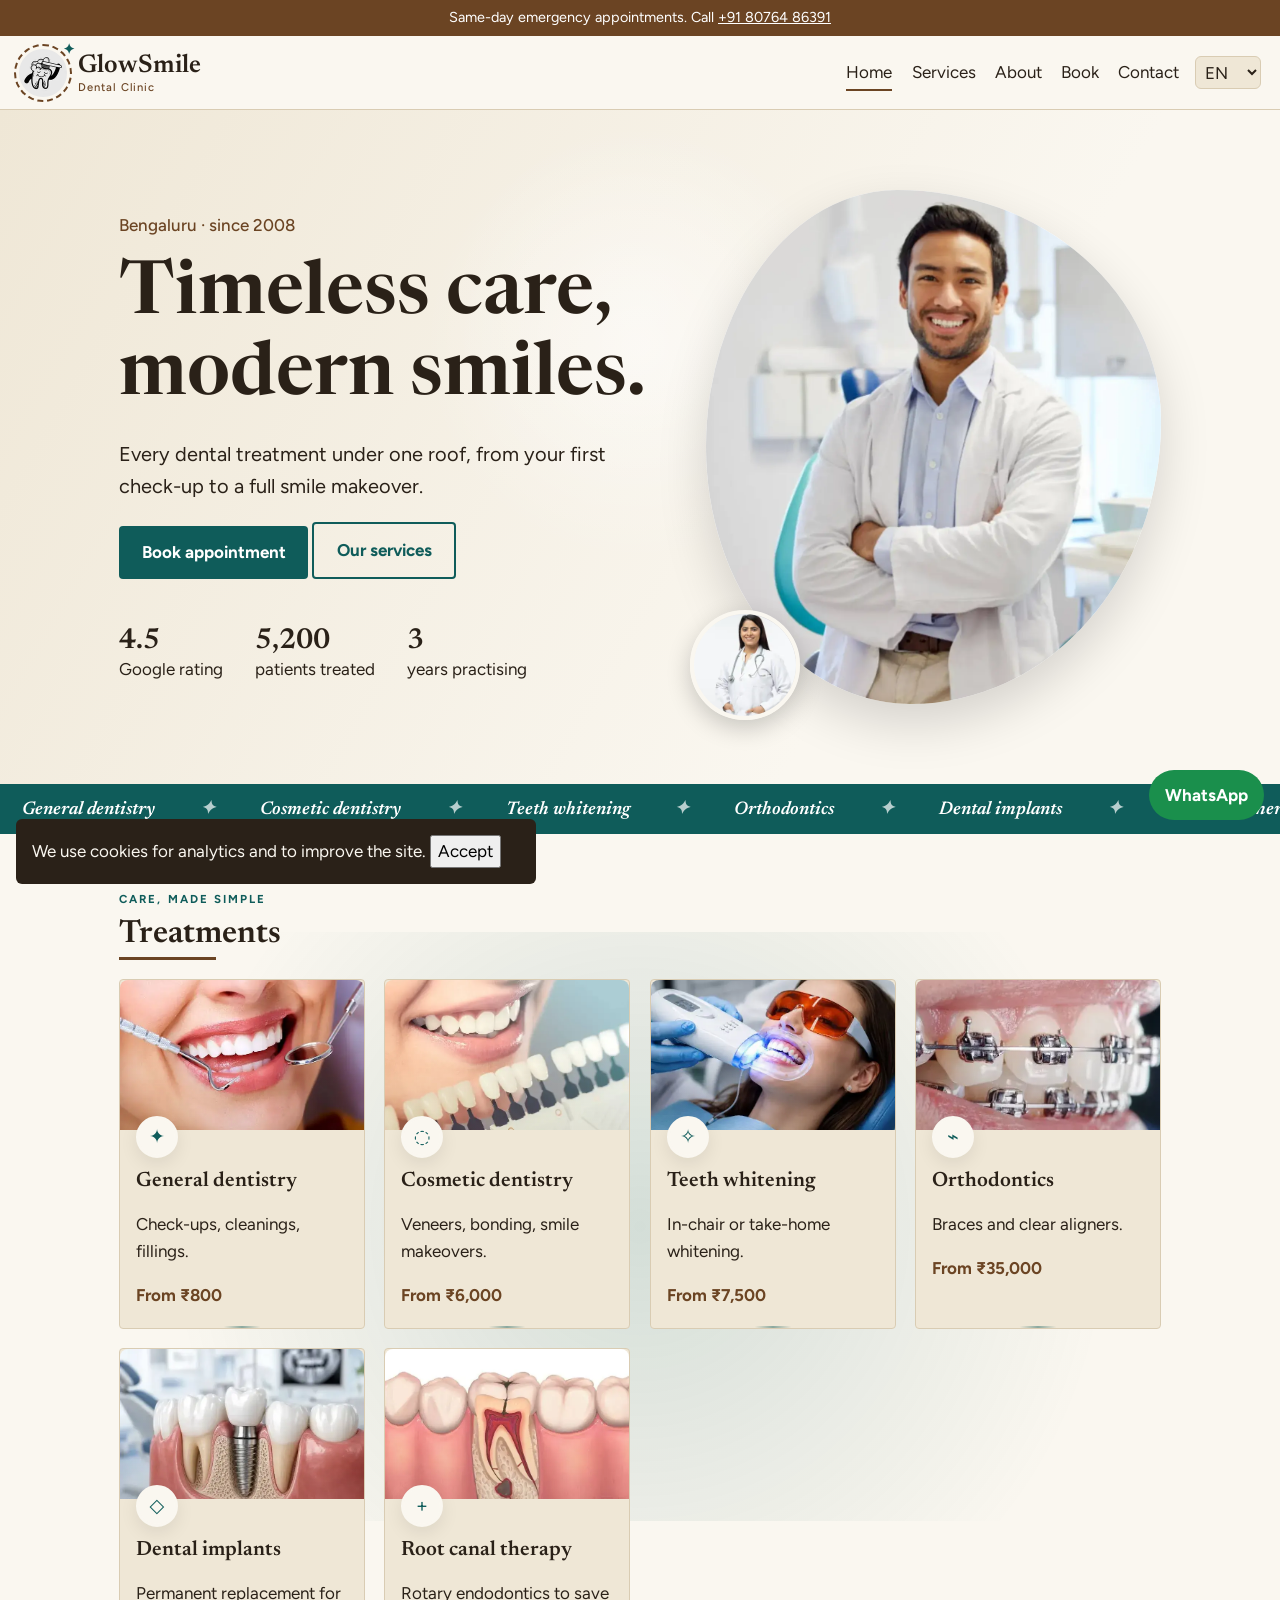
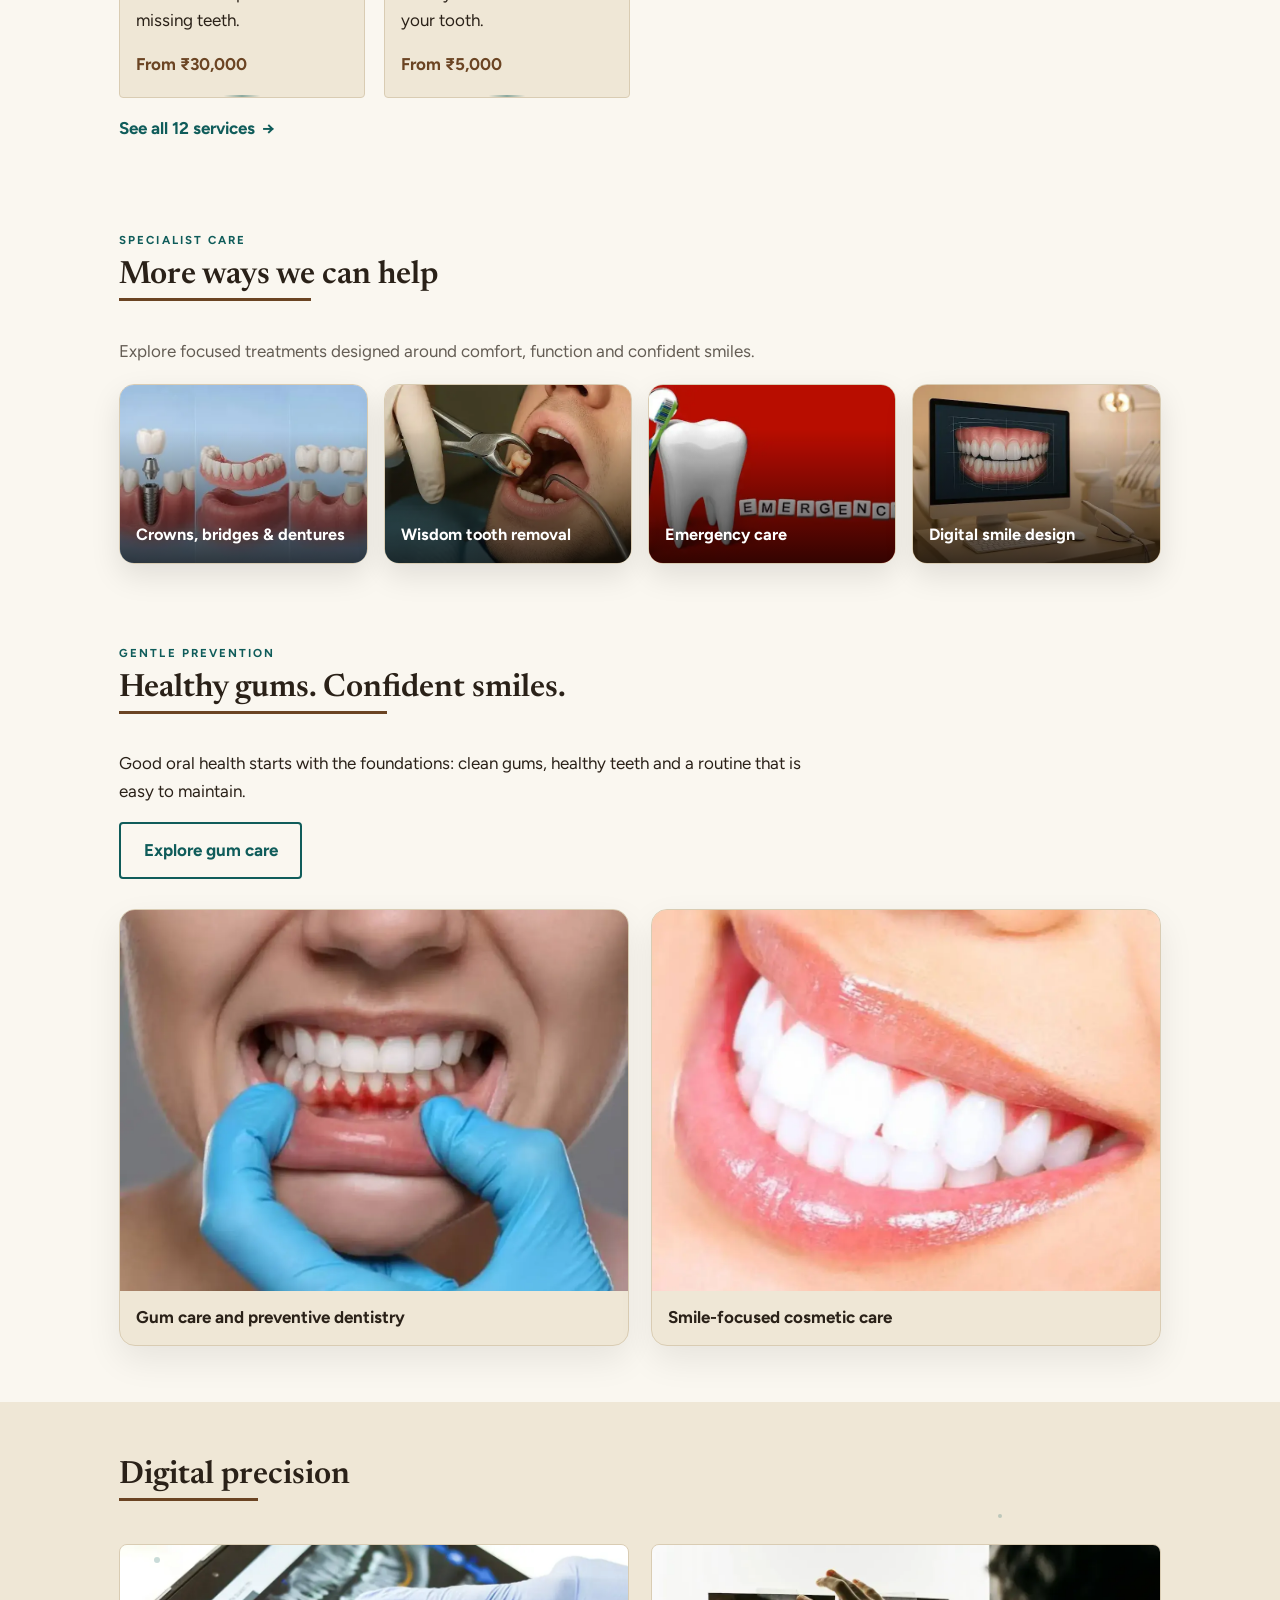
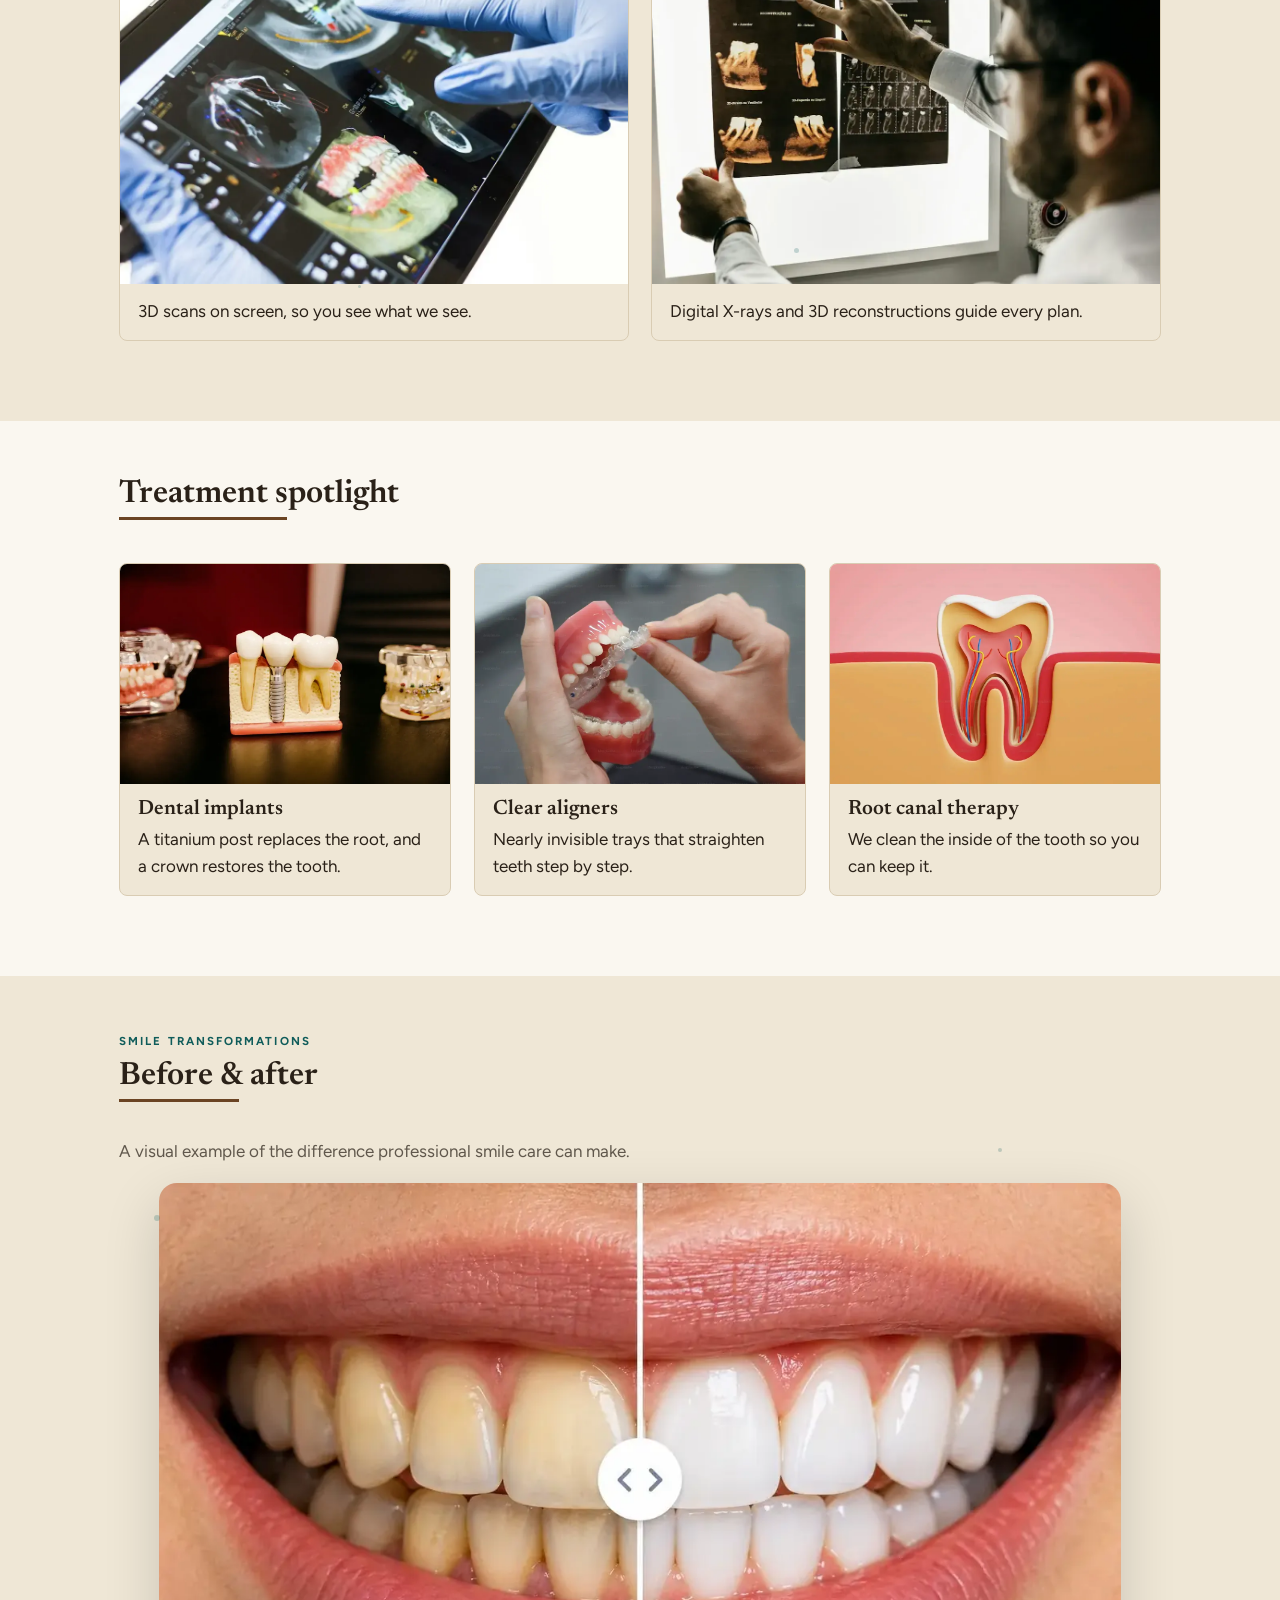
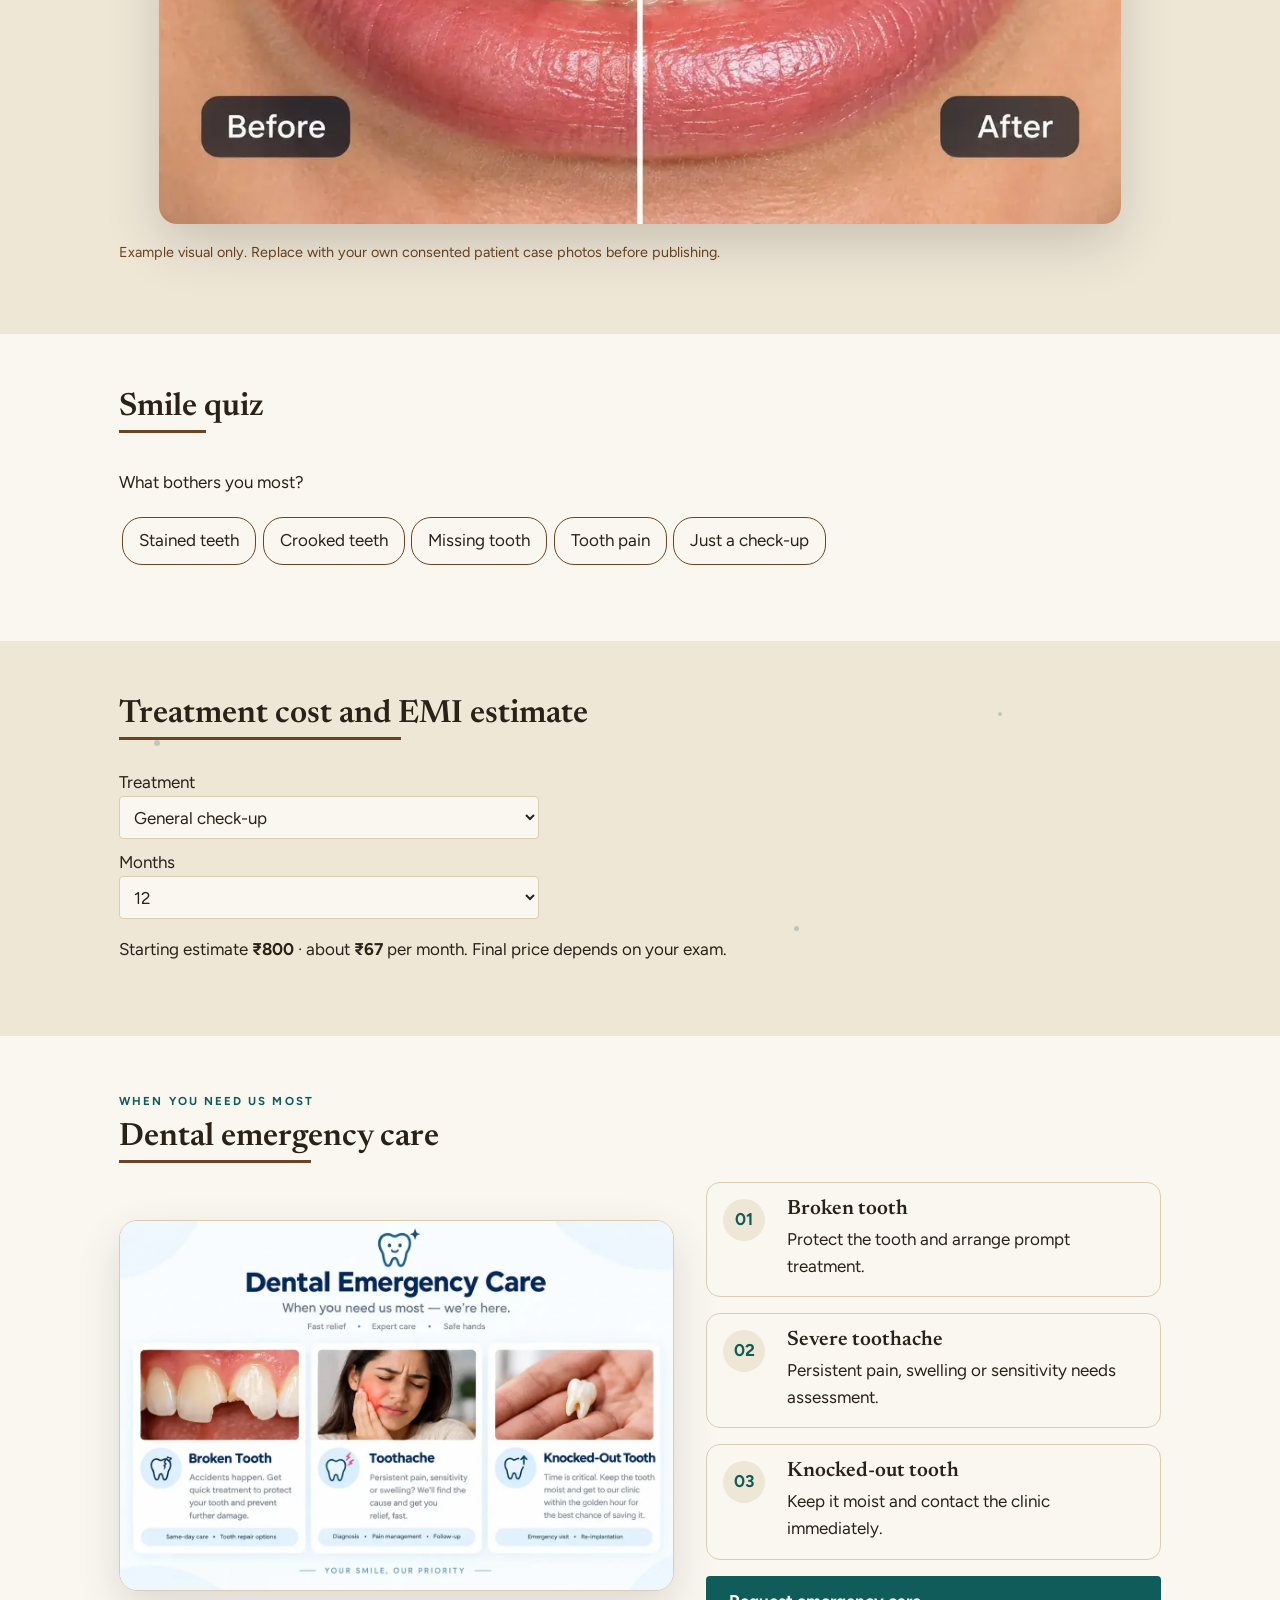
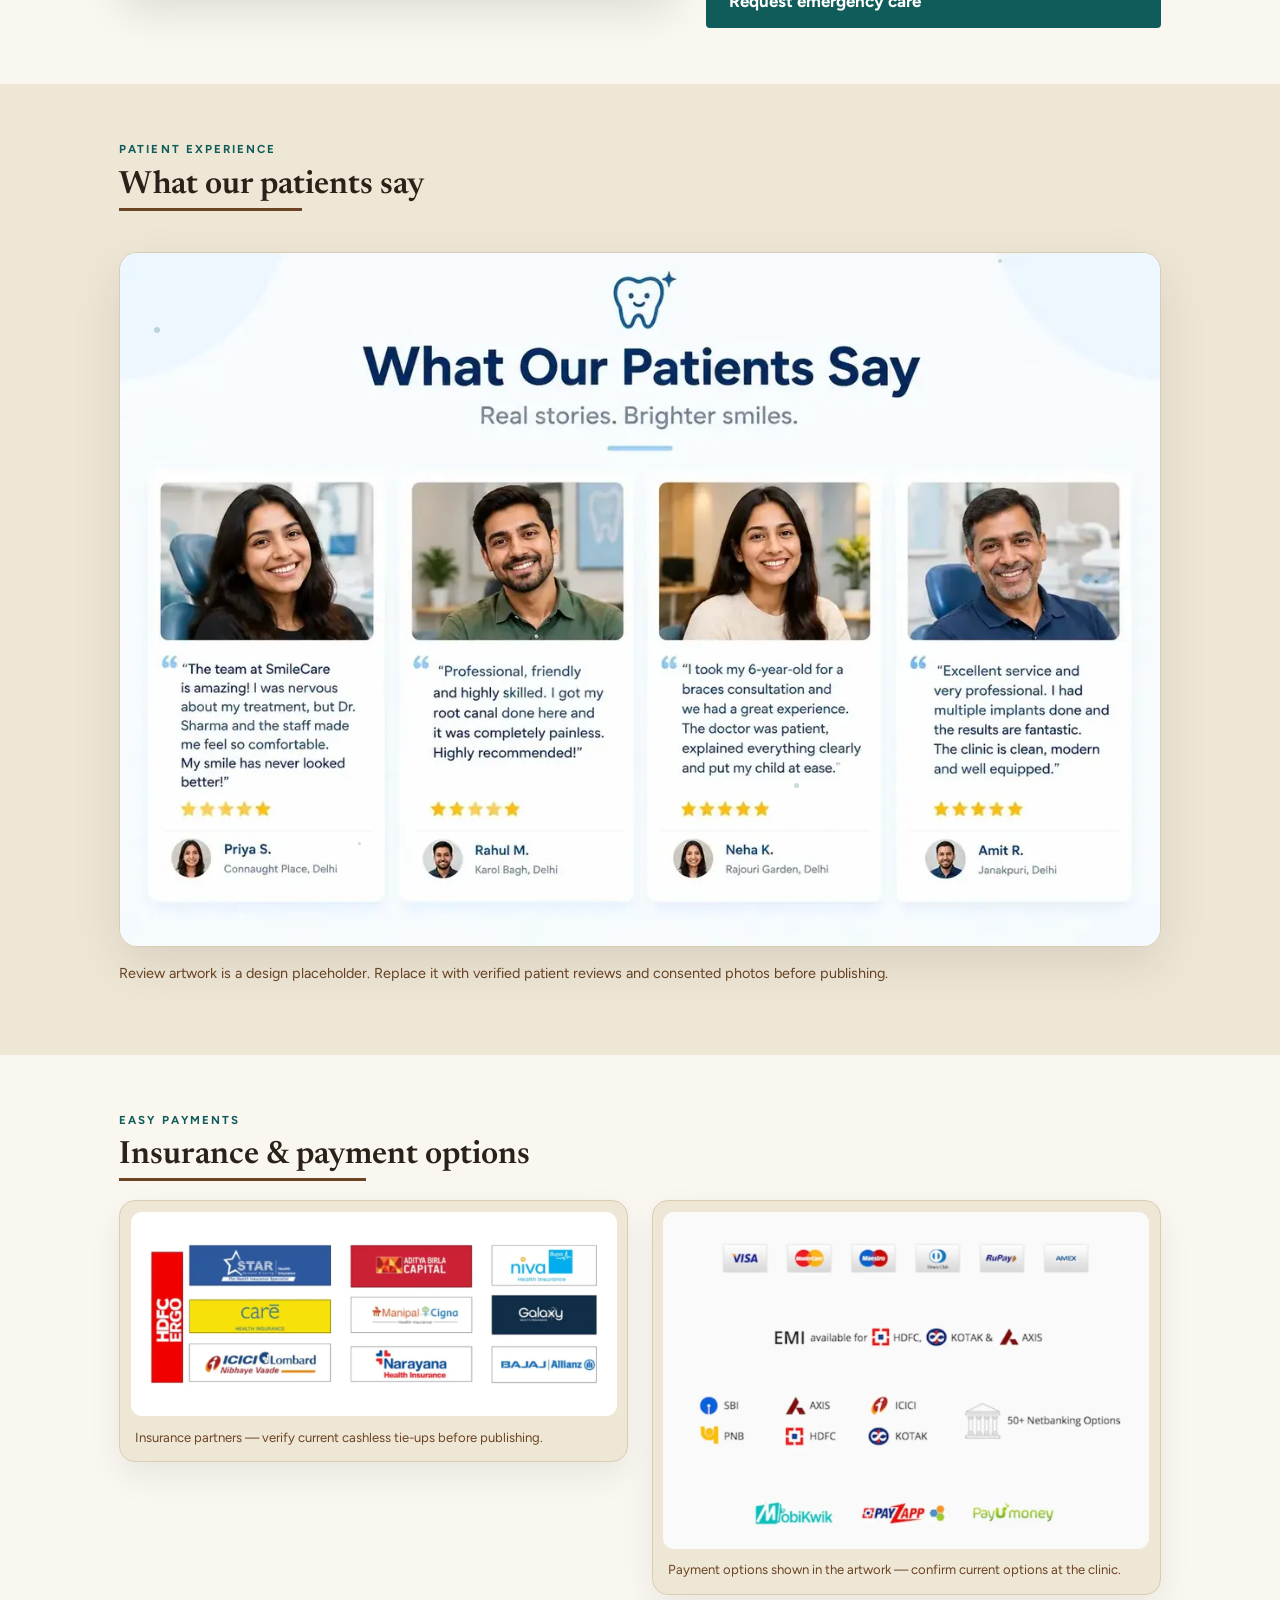
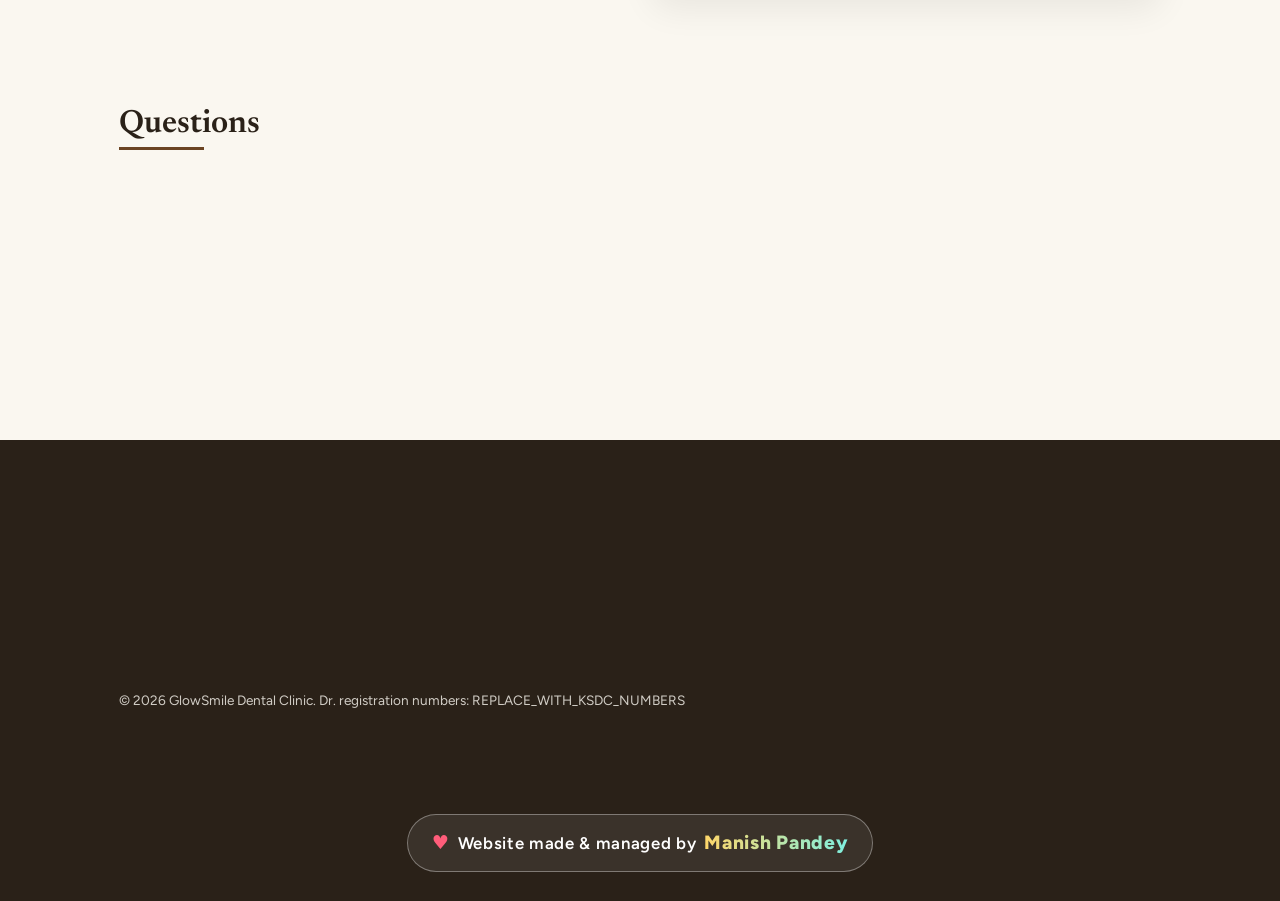
<file: index.html>
<!doctype html><html lang="en"><head><meta charset="utf-8"><meta name="author" content="Manish Pandey"><script>document.documentElement.className+=" js"</script><meta name="viewport" content="width=device-width,initial-scale=1">
<title>Gentle modern dentistry in Bengaluru | GlowSmile Dental Clinic</title><meta name="description" content="Check-ups, implants, braces, whitening and root canals in Ashok Nagar, Bengaluru. Book online.">
<meta property="og:title" content="Gentle modern dentistry in Bengaluru | GlowSmile Dental Clinic"><meta property="og:description" content="Check-ups, implants, braces, whitening and root canals in Ashok Nagar, Bengaluru. Book online.">
<link rel="preconnect" href="https://fonts.googleapis.com"><link rel="preconnect" href="https://fonts.gstatic.com" crossorigin>
<link rel="preload" as="style" href="https://fonts.googleapis.com/css2?family=Newsreader:ital,opsz,wght@0,6..72,400;0,6..72,600;1,6..72,400&family=Figtree:wght@400;500;700&display=swap" onload="this.onload=null;this.rel='stylesheet'"><noscript><link rel="stylesheet" href="https://fonts.googleapis.com/css2?family=Newsreader:ital,opsz,wght@0,6..72,400;0,6..72,600;1,6..72,400&family=Figtree:wght@400;500;700&display=swap"></noscript>
<link rel="preload" as="image" href="images/doctor-male.webp" fetchpriority="high"><link rel="icon" type="image/webp" href="images/logo.webp"><link rel="stylesheet" href="css/style.css"><script type="application/ld+json">{"@context":"https://schema.org","@type":"Dentist","name":"GlowSmile Dental Clinic","address":{"@type":"PostalAddress","streetAddress":"21 Residency Road, Ashok Nagar","addressLocality":"Bengaluru","addressRegion":"Karnataka","postalCode":"560025","addressCountry":"IN"},"telephone":"+91 80764 86391","openingHours":["Mo-Fr 09:00-20:00","Sa 09:00-17:00"]}</script></head><body>
<a class="skip" href="#main">Skip to content</a>
<div class="top">Same-day emergency appointments. Call <a href="tel:+918076486391" class="ph">+91 80764 86391</a></div>
<header class="hd"><a class="logo" href="index.html"><span class="mk"><img src="images/logo.webp" alt="" width="48" height="48"></span><span class="lt">GlowSmile<small>Dental Clinic</small></span></a>
<button class="burger" aria-label="Menu" aria-expanded="false">Menu</button>
<nav class="nav"><a href="index.html" aria-current=page data-i="Home">Home</a><a href="services.html" data-i="Services">Services</a><a href="about.html" data-i="About">About</a><a href="booking.html" data-i="Book">Book</a><a href="contact.html" data-i="Contact">Contact</a></nav>
<select id="lang" aria-label="Language"><option value="en">EN</option><option value="hi">हिं</option><option value="kn">ಕನ್</option></select></header>
<main id="main"><section class="hero"><div class="wrap hg"><div><p class="est">Bengaluru · since 2008</p><h1 data-i="h1">Timeless care, modern smiles.</h1>
<p class="lead" data-i="lead">Every dental treatment under one roof, from your first check-up to a full smile makeover.</p>
<p><a class="btn" href="booking.html" data-i="Book appointment">Book appointment</a> <a class="btn o" href="services.html">Our services</a></p>
<ul class="stats"><li><b>4.5</b> Google rating</li><li><b>5,200</b> patients treated</li><li><b>3</b> years practising</li></ul></div>
<div class="hv"><div class="blob"><img data-par src="images/doctor-male.webp" alt="Dentist smiling in a modern dental clinic" width="1200" height="1357" fetchpriority="high" decoding="async"></div><span class="badge"><img src="images/doctor-female.webp" alt="Dentist in a white coat" width="110" height="110" decoding="async"></span></div></div></section>
<div class="mq" aria-hidden="true"><div><span>General dentistry</span><span>Cosmetic dentistry</span><span>Teeth whitening</span><span>Orthodontics</span><span>Dental implants</span><span>Root canal therapy</span><span>Pediatric dentistry</span><span>Gum care</span><span>Emergency care</span><span>Digital smile design</span><span>General dentistry</span><span>Cosmetic dentistry</span><span>Teeth whitening</span><span>Orthodontics</span><span>Dental implants</span><span>Root canal therapy</span><span>Pediatric dentistry</span><span>Gum care</span><span>Emergency care</span><span>Digital smile design</span></div></div>
<section class="wrap section-lift"><div class="section-kicker">CARE, MADE SIMPLE</div><h2>Treatments</h2>
<div class="sg service-home-grid">
<article class="sv rv service-card"><div class="service-thumb"><img src="images/general-dentistry.webp" alt="General dentistry treatment" loading="lazy" decoding="async"></div><span class="card-icon">✦</span><h3>General dentistry</h3><p>Check-ups, cleanings, fillings.</p><b>From ₹800</b></article>
<article class="sv rv service-card"><div class="service-thumb"><img src="images/cosmetic-detistry.webp" alt="Cosmetic dentistry treatment" loading="lazy" decoding="async"></div><span class="card-icon">◌</span><h3>Cosmetic dentistry</h3><p>Veneers, bonding, smile makeovers.</p><b>From ₹6,000</b></article>
<article class="sv rv service-card"><div class="service-thumb"><img src="images/teeth-whitening.webp" alt="Teeth whitening treatment" loading="lazy" decoding="async"></div><span class="card-icon">✧</span><h3>Teeth whitening</h3><p>In-chair or take-home whitening.</p><b>From ₹7,500</b></article>
<article class="sv rv service-card"><div class="service-thumb"><img src="images/orthodontics.webp" alt="Orthodontics treatment" loading="lazy" decoding="async"></div><span class="card-icon">⌁</span><h3>Orthodontics</h3><p>Braces and clear aligners.</p><b>From ₹35,000</b></article>
<article class="sv rv service-card"><div class="service-thumb"><img src="images/dental-implants.webp" alt="Dental implants treatment" loading="lazy" decoding="async"></div><span class="card-icon">◇</span><h3>Dental implants</h3><p>Permanent replacement for missing teeth.</p><b>From ₹30,000</b></article>
<article class="sv rv service-card"><div class="service-thumb"><img src="images/root-canal-therapy.webp" alt="Root canal therapy" loading="lazy" decoding="async"></div><span class="card-icon">+</span><h3>Root canal therapy</h3><p>Rotary endodontics to save your tooth.</p><b>From ₹5,000</b></article>
</div><p><a class="text-link" href="services.html">See all 12 services <span>→</span></a></p></section>
<section class="wrap treatment-showcase">
<div class="section-kicker">SPECIALIST CARE</div><h2>More ways we can help</h2>
<p class="section-intro">Explore focused treatments designed around comfort, function and confident smiles.</p>
<div class="treatment-strip">
<a class="treatment-mini rv" href="services.html"><img src="images/crowns-bridges-dentures.webp" alt="Crowns, bridges and dentures" loading="lazy" decoding="async"><span>Crowns, bridges &amp; dentures</span></a>
<a class="treatment-mini rv" href="services.html"><img src="images/wisdom-tooth-removal.webp" alt="Wisdom tooth removal" loading="lazy" decoding="async"><span>Wisdom tooth removal</span></a>
<a class="treatment-mini rv" href="services.html"><img src="images/emergency-care.webp" alt="Emergency dental care" loading="lazy" decoding="async"><span>Emergency care</span></a>
<a class="treatment-mini rv" href="services.html"><img src="images/digital-smile-design.webp" alt="Digital smile design" loading="lazy" decoding="async"><span>Digital smile design</span></a>
</div></section>
<section class="wrap visual-duo">
<div class="visual-copy rv"><div class="section-kicker">GENTLE PREVENTION</div><h2>Healthy gums. Confident smiles.</h2><p>Good oral health starts with the foundations: clean gums, healthy teeth and a routine that is easy to maintain.</p><a class="btn o" href="services.html">Explore gum care</a></div>
<figure class="visual-card rl"><img src="images/gum-care.webp" alt="Healthy smile and gums" loading="lazy" decoding="async"><figcaption>Gum care and preventive dentistry</figcaption></figure>
<figure class="visual-card rr"><img src="images/smile-closeup.webp" alt="Bright natural smile" loading="lazy" decoding="async"><figcaption>Smile-focused cosmetic care</figcaption></figure>
</section>
<section class="band"><div class="wrap"><h2>Digital precision</h2><div class="tg"><figure class="rl"><img src="images/scan.webp" alt="Dentist pointing at a 3D dental scan on a tablet" width="1100" height="733" loading="lazy" decoding="async"><figcaption>3D scans on screen, so you see what we see.</figcaption></figure>
<figure class="rr"><img src="images/xray.webp" alt="Dentist reviewing 3D tooth reconstructions on a light box" width="1100" height="733" loading="lazy" decoding="async"><figcaption>Digital X-rays and 3D reconstructions guide every plan.</figcaption></figure></div></div></section>
<section class="wrap"><h2>Treatment spotlight</h2><div class="spg"><figure class="sp"><div class="im"><img src="images/implant.webp" alt="Dental implant model between two natural teeth" width="1100" height="733" loading="lazy" decoding="async"></div><figcaption><h3>Dental implants</h3><p>A titanium post replaces the root, and a crown restores the tooth.</p></figcaption></figure>
<figure class="sp"><div class="im"><img src="images/aligner.webp" alt="Clear aligner being placed on a teeth model" width="1100" height="733" loading="lazy" decoding="async"></div><figcaption><h3>Clear aligners</h3><p>Nearly invisible trays that straighten teeth step by step.</p></figcaption></figure>
<figure class="sp"><div class="im"><img src="images/tooth.webp" alt="Cross-section of a tooth showing nerves and roots" width="1100" height="733" loading="lazy" decoding="async"></div><figcaption><h3>Root canal therapy</h3><p>We clean the inside of the tooth so you can keep it.</p></figcaption></figure></div></section>
<section class="band before-after-section"><div class="wrap"><div class="section-kicker">SMILE TRANSFORMATIONS</div><h2>Before &amp; after</h2><p class="section-intro">A visual example of the difference professional smile care can make.</p>
<figure class="ba ba-image rv"><img src="images/before-after.webp" alt="Before and after smile comparison" loading="lazy" decoding="async"><div class="ba-shine"></div></figure>
<p class="note">Example visual only. Replace with your own consented patient case photos before publishing.</p></div></section>
<section class="wrap"><h2>Smile quiz</h2><div class="quiz" id="quiz"><p>What bothers you most?</p>
<button data-q="Teeth whitening">Stained teeth</button><button data-q="Orthodontics">Crooked teeth</button><button data-q="Dental implants">Missing tooth</button><button data-q="Root canal therapy">Tooth pain</button><button data-q="General dentistry">Just a check-up</button><p id="qr" role="status"></p></div></section>
<section class="band"><div class="wrap"><h2>Treatment cost and EMI estimate</h2><div class="calc"><label>Treatment<select id="cs"><option value="800">General check-up</option><option value="7500">Whitening</option><option value="35000">Braces</option><option value="30000">Implant</option><option value="5000">Root canal</option></select></label>
<label>Months<select id="cm"><option>3</option><option>6</option><option selected>12</option></select></label><p>Starting estimate <b id="ct"></b> · about <b id="ce"></b> per month. Final price depends on your exam.</p></div></div></section>
<section class="wrap emergency-section"><div class="section-kicker">WHEN YOU NEED US MOST</div><h2>Dental emergency care</h2>
<div class="emergency-layout"><figure class="emergency-art rl"><img src="images/dental-emergency.webp" alt="Dental emergency care for broken, painful and knocked-out teeth" loading="lazy" decoding="async"></figure>
<div class="emergency-list">
<article class="emergency-item rv"><span>01</span><div><h3>Broken tooth</h3><p>Protect the tooth and arrange prompt treatment.</p></div></article>
<article class="emergency-item rv"><span>02</span><div><h3>Severe toothache</h3><p>Persistent pain, swelling or sensitivity needs assessment.</p></div></article>
<article class="emergency-item rv"><span>03</span><div><h3>Knocked-out tooth</h3><p>Keep it moist and contact the clinic immediately.</p></div></article>
<a class="btn" href="booking.html">Request emergency care</a>
</div></div></section>
<section class="band reviews-section"><div class="wrap"><div class="section-kicker">PATIENT EXPERIENCE</div><h2>What our patients say</h2>
<figure class="wide-art rv"><img src="images/patient-reviews.webp" alt="Patient review cards for a dental clinic" loading="lazy" decoding="async"></figure>
<p class="note">Review artwork is a design placeholder. Replace it with verified patient reviews and consented photos before publishing.</p></div></section>
<section class="wrap partner-section"><div class="section-kicker">EASY PAYMENTS</div><h2>Insurance &amp; payment options</h2>
<div class="partner-grid">
<figure class="partner-art rv"><img src="images/insurance-partners.webp" alt="Health insurance partner logos" loading="lazy" decoding="async"><figcaption>Insurance partners — verify current cashless tie-ups before publishing.</figcaption></figure>
<figure class="partner-art rv"><img src="images/payment-options.webp" alt="Cards, netbanking and digital payment options" loading="lazy" decoding="async"><figcaption>Payment options shown in the artwork — confirm current options at the clinic.</figcaption></figure>
</div></section>
<section class="wrap"><h2>Questions</h2>
<details><summary>Do you accept dental insurance?</summary><p>Yes, with cashless claims for partner insurers and EMI options. Edit the partner list in the Contact page.</p></details>
<details><summary>Is treatment painful?</summary><p>We use modern anaesthesia and a gentle approach. Most patients find it comfortable.</p></details>
<details><summary>Can I book a video consultation?</summary><p>Yes. Choose Video consultation on the booking page and we will send you a link.</p></details>
<details><summary>How often should I visit?</summary><p>Every six months for a check-up and cleaning.</p></details></section></main>
<footer class="ft"><div class="wrap fg"><div><b class="logo2">GlowSmile Dental Clinic</b><p>Gentle, precise dentistry in Ashok Nagar, Bengaluru.</p></div>
<div><b>Visit</b><p>21 Residency Road, Ashok Nagar, Bengaluru 560025<br><a class="ph" href="tel:+918076486391">+91 80764 86391</a><br><a href="mailto:hello@glowsmiledentalclinic.com">hello@glowsmiledentalclinic.com</a></p></div>
<div><b>Pages</b><p><a href="index.html">Home</a> · <a href="services.html">Services</a> · <a href="about.html">About</a> · <a href="booking.html">Book</a> · <a href="contact.html">Contact</a><br><a href="privacy.html">Privacy policy</a> · <a href="privacy.html#terms">Terms</a></p></div></div>
<p class="wrap copy">© 2026 GlowSmile Dental Clinic. Dr. registration numbers: REPLACE_WITH_KSDC_NUMBERS</p><div class="credit-wrap"><p class="credit-badge">Website made &amp; managed by <b class="credit-name">Manish Pandey</b></p></div></footer>
<a class="wa" href="#" aria-label="Chat on WhatsApp">WhatsApp</a>
<div class="mbar"><a class="ph" href="tel:+918076486391">Call</a><a href="booking.html">Book visit</a><a class="wa2" href="#">WhatsApp</a></div>
<div id="ck" class="ck" hidden>We use cookies for analytics and to improve the site. <button id="ckb">Accept</button></div>
<script src="js/main.js" defer></script></body></html>
</file>
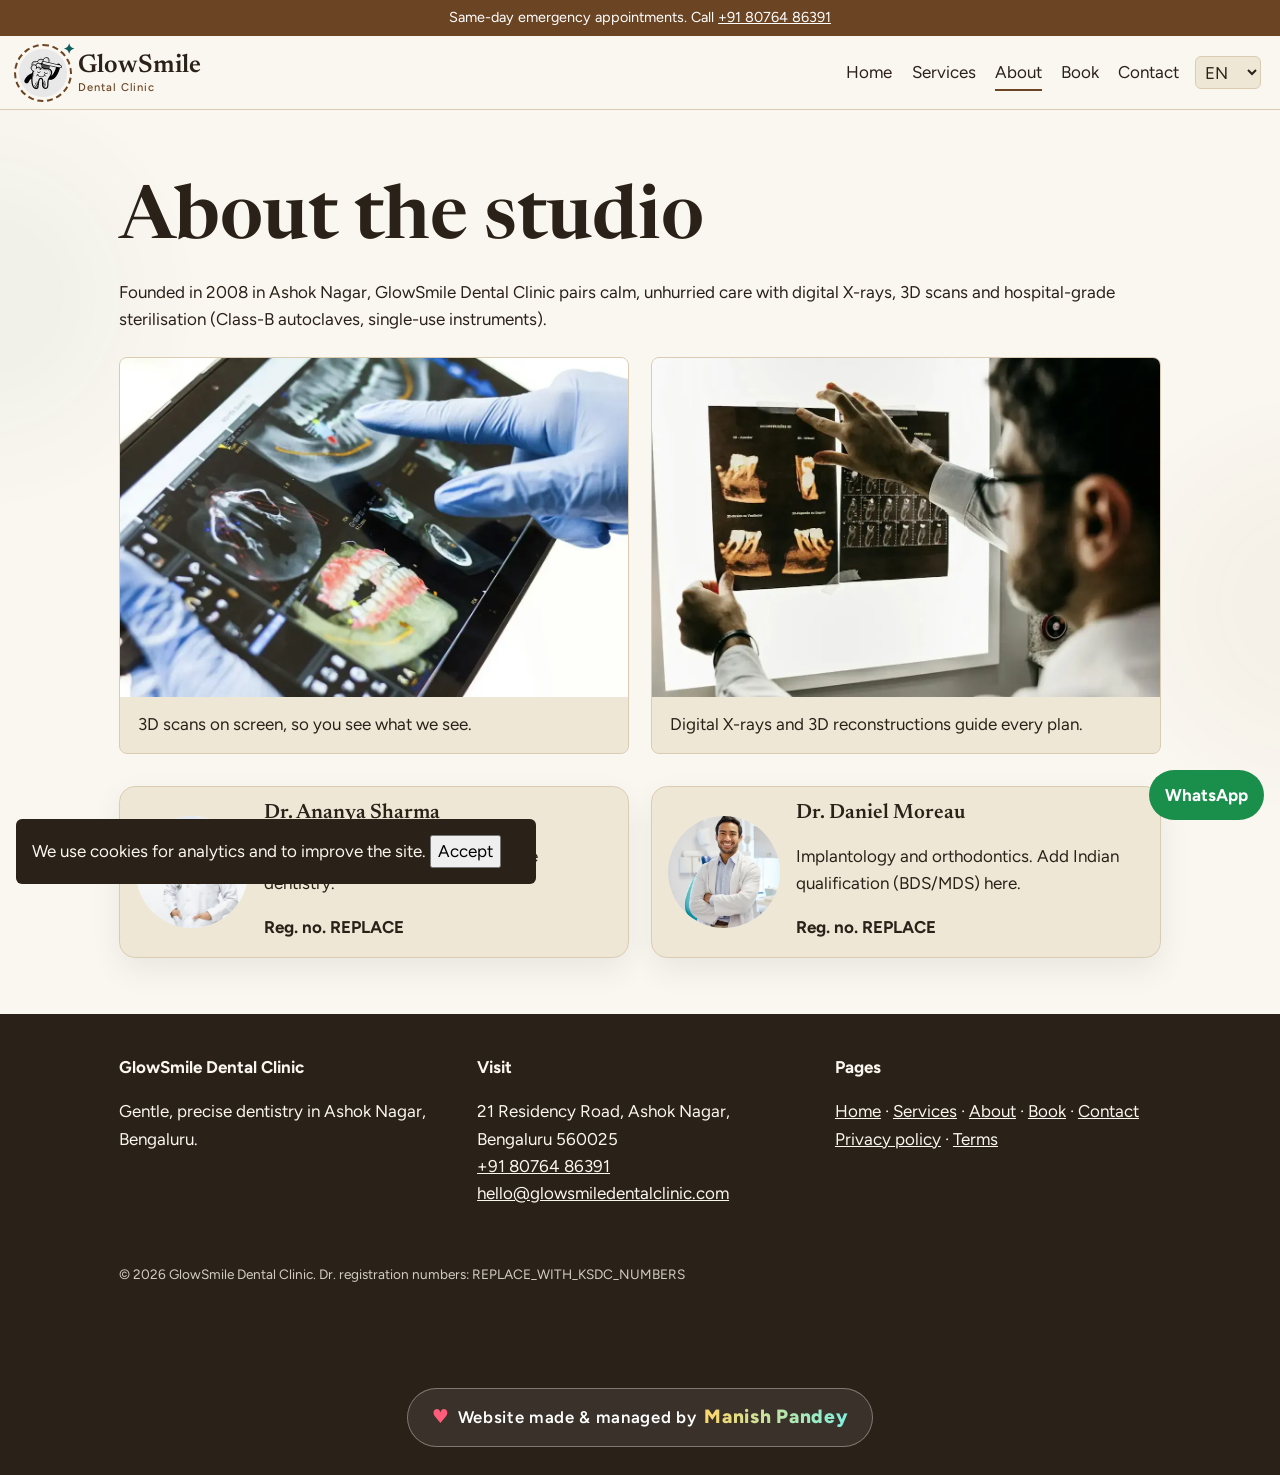
<file: about.html>
<!doctype html><html lang="en"><head><meta charset="utf-8"><meta name="author" content="Manish Pandey"><script>document.documentElement.className+=" js"</script><meta name="viewport" content="width=device-width,initial-scale=1">
<title>About | GlowSmile Dental Clinic</title><meta name="description" content="Our doctors, technology and sterilisation standards.">
<meta property="og:title" content="About | GlowSmile Dental Clinic"><meta property="og:description" content="Our doctors, technology and sterilisation standards.">
<link rel="preconnect" href="https://fonts.googleapis.com"><link rel="preconnect" href="https://fonts.gstatic.com" crossorigin>
<link rel="preload" as="style" href="https://fonts.googleapis.com/css2?family=Newsreader:ital,opsz,wght@0,6..72,400;0,6..72,600;1,6..72,400&family=Figtree:wght@400;500;700&display=swap" onload="this.onload=null;this.rel='stylesheet'"><noscript><link rel="stylesheet" href="https://fonts.googleapis.com/css2?family=Newsreader:ital,opsz,wght@0,6..72,400;0,6..72,600;1,6..72,400&family=Figtree:wght@400;500;700&display=swap"></noscript>
<link rel="icon" type="image/webp" href="images/logo.webp"><link rel="stylesheet" href="css/style.css"></head><body>
<a class="skip" href="#main">Skip to content</a>
<div class="top">Same-day emergency appointments. Call <a href="tel:+918076486391" class="ph">+91 80764 86391</a></div>
<header class="hd"><a class="logo" href="index.html"><span class="mk"><img src="images/logo.webp" alt="" width="48" height="48"></span><span class="lt">GlowSmile<small>Dental Clinic</small></span></a>
<button class="burger" aria-label="Menu" aria-expanded="false">Menu</button>
<nav class="nav"><a href="index.html" data-i="Home">Home</a><a href="services.html" data-i="Services">Services</a><a href="about.html" aria-current=page data-i="About">About</a><a href="booking.html" data-i="Book">Book</a><a href="contact.html" data-i="Contact">Contact</a></nav>
<select id="lang" aria-label="Language"><option value="en">EN</option><option value="hi">हिं</option><option value="kn">ಕನ್</option></select></header>
<main id="main"><section class="wrap pg"><h1>About the studio</h1><p>Founded in 2008 in Ashok Nagar, GlowSmile Dental Clinic pairs calm, unhurried care with digital X-rays, 3D scans and hospital-grade sterilisation (Class-B autoclaves, single-use instruments).</p>
<div class="tg"><figure class="rl"><img src="images/scan.webp" alt="Dentist pointing at a 3D dental scan on a tablet" width="1100" height="733" loading="lazy" decoding="async"><figcaption>3D scans on screen, so you see what we see.</figcaption></figure>
<figure class="rr"><img src="images/xray.webp" alt="Dentist reviewing 3D tooth reconstructions on a light box" width="1100" height="733" loading="lazy" decoding="async"><figcaption>Digital X-rays and 3D reconstructions guide every plan.</figcaption></figure></div><div class="doctor-grid">
<article class="doctor-card rv"><div class="doctor-photo"><img src="images/doctor-female.webp" alt="Female dentist in a white coat" loading="lazy" decoding="async"></div><div><h3>Dr. Ananya Sharma</h3><p>BDS, MDS. Cosmetic and restorative dentistry.</p><b>Reg. no. REPLACE</b></div></article>
<article class="doctor-card rv"><div class="doctor-photo"><img src="images/doctor-male-sm.webp" alt="Male dentist in a white coat" loading="lazy" decoding="async"></div><div><h3>Dr. Daniel Moreau</h3><p>Implantology and orthodontics. Add Indian qualification (BDS/MDS) here.</p><b>Reg. no. REPLACE</b></div></article>
</div></section></main>
<footer class="ft"><div class="wrap fg"><div><b class="logo2">GlowSmile Dental Clinic</b><p>Gentle, precise dentistry in Ashok Nagar, Bengaluru.</p></div>
<div><b>Visit</b><p>21 Residency Road, Ashok Nagar, Bengaluru 560025<br><a class="ph" href="tel:+918076486391">+91 80764 86391</a><br><a href="mailto:hello@glowsmiledentalclinic.com">hello@glowsmiledentalclinic.com</a></p></div>
<div><b>Pages</b><p><a href="index.html">Home</a> · <a href="services.html">Services</a> · <a href="about.html">About</a> · <a href="booking.html">Book</a> · <a href="contact.html">Contact</a><br><a href="privacy.html">Privacy policy</a> · <a href="privacy.html#terms">Terms</a></p></div></div>
<p class="wrap copy">© 2026 GlowSmile Dental Clinic. Dr. registration numbers: REPLACE_WITH_KSDC_NUMBERS</p><div class="credit-wrap"><p class="credit-badge">Website made &amp; managed by <b class="credit-name">Manish Pandey</b></p></div></footer>
<a class="wa" href="#" aria-label="Chat on WhatsApp">WhatsApp</a>
<div class="mbar"><a class="ph" href="tel:+918076486391">Call</a><a href="booking.html">Book visit</a><a class="wa2" href="#">WhatsApp</a></div>
<div id="ck" class="ck" hidden>We use cookies for analytics and to improve the site. <button id="ckb">Accept</button></div>
<script src="js/main.js" defer></script></body></html>
</file>
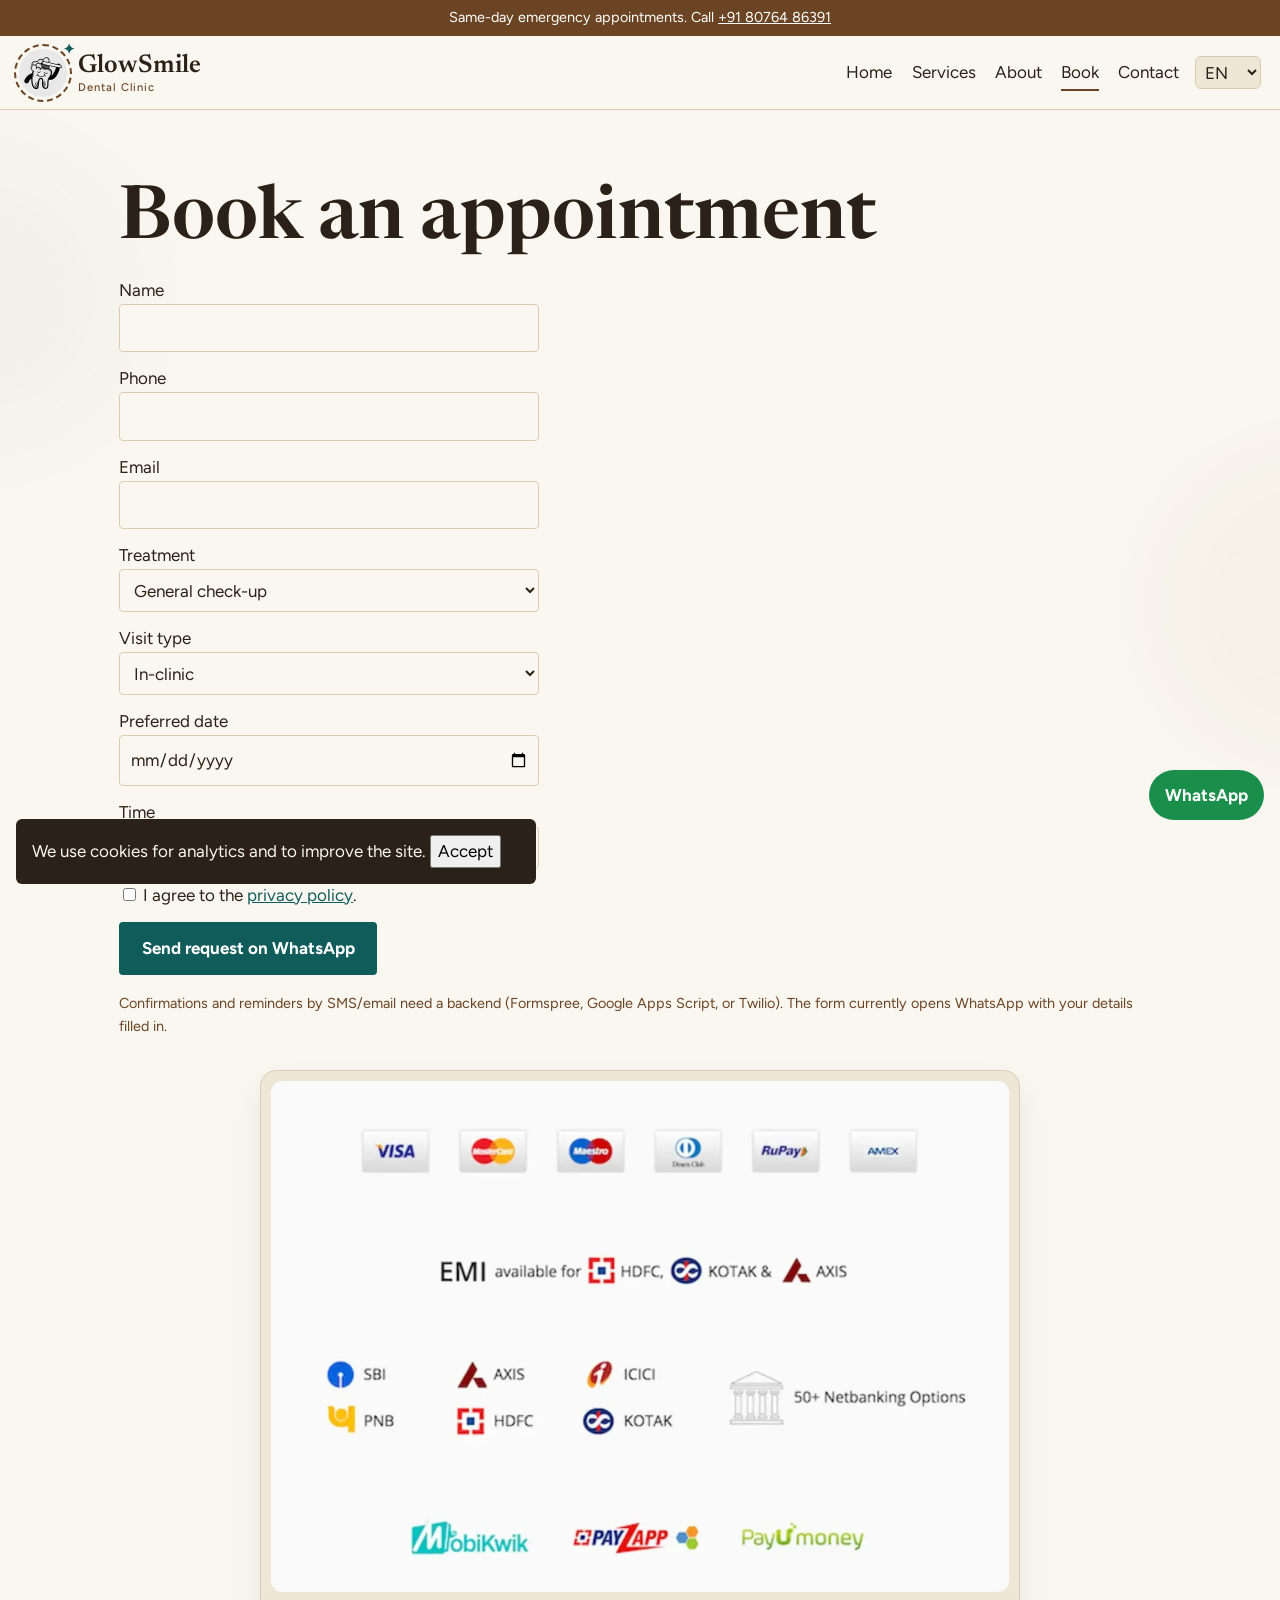
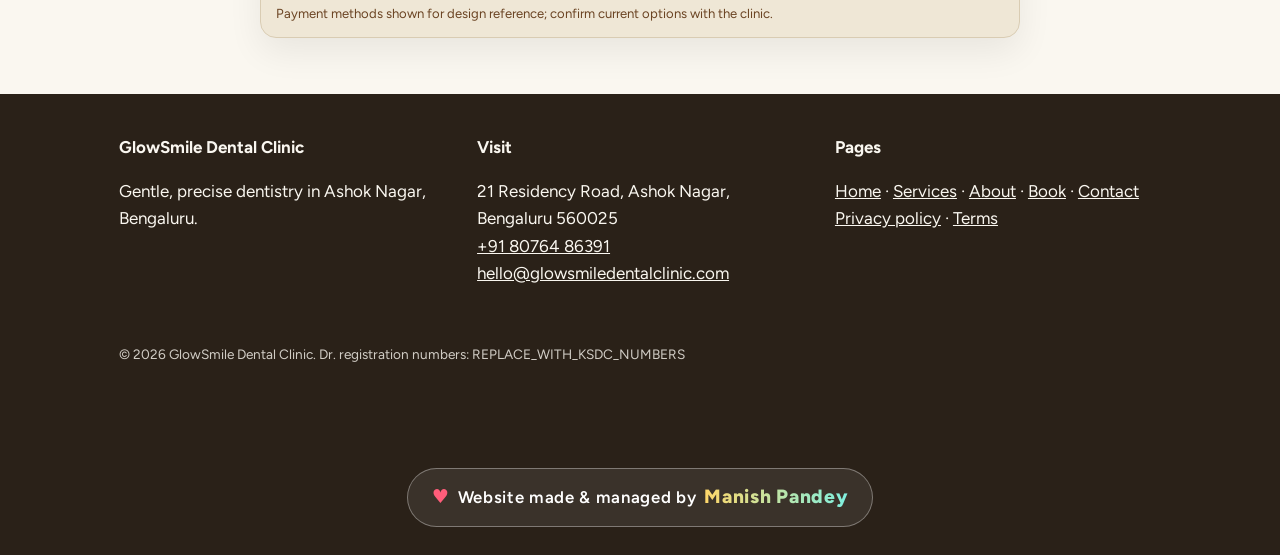
<file: booking.html>
<!doctype html><html lang="en"><head><meta charset="utf-8"><meta name="author" content="Manish Pandey"><script>document.documentElement.className+=" js"</script><meta name="viewport" content="width=device-width,initial-scale=1">
<title>Book | GlowSmile Dental Clinic</title><meta name="description" content="Book an in-clinic or video dental consultation.">
<meta property="og:title" content="Book | GlowSmile Dental Clinic"><meta property="og:description" content="Book an in-clinic or video dental consultation.">
<link rel="preconnect" href="https://fonts.googleapis.com"><link rel="preconnect" href="https://fonts.gstatic.com" crossorigin>
<link rel="preload" as="style" href="https://fonts.googleapis.com/css2?family=Newsreader:ital,opsz,wght@0,6..72,400;0,6..72,600;1,6..72,400&family=Figtree:wght@400;500;700&display=swap" onload="this.onload=null;this.rel='stylesheet'"><noscript><link rel="stylesheet" href="https://fonts.googleapis.com/css2?family=Newsreader:ital,opsz,wght@0,6..72,400;0,6..72,600;1,6..72,400&family=Figtree:wght@400;500;700&display=swap"></noscript>
<link rel="icon" type="image/webp" href="images/logo.webp"><link rel="stylesheet" href="css/style.css"></head><body>
<a class="skip" href="#main">Skip to content</a>
<div class="top">Same-day emergency appointments. Call <a href="tel:+918076486391" class="ph">+91 80764 86391</a></div>
<header class="hd"><a class="logo" href="index.html"><span class="mk"><img src="images/logo.webp" alt="" width="48" height="48"></span><span class="lt">GlowSmile<small>Dental Clinic</small></span></a>
<button class="burger" aria-label="Menu" aria-expanded="false">Menu</button>
<nav class="nav"><a href="index.html" data-i="Home">Home</a><a href="services.html" data-i="Services">Services</a><a href="about.html" data-i="About">About</a><a href="booking.html" aria-current=page data-i="Book">Book</a><a href="contact.html" data-i="Contact">Contact</a></nav>
<select id="lang" aria-label="Language"><option value="en">EN</option><option value="hi">हिं</option><option value="kn">ಕನ್</option></select></header>
<main id="main"><section class="wrap pg"><h1>Book an appointment</h1><form id="bf" class="form"><label>Name<input name="n" required autocomplete="name"></label><label>Phone<input name="p" type="tel" pattern="[0-9+ ]{10,14}" required autocomplete="tel"></label>
<label>Email<input name="e" type="email" autocomplete="email"></label><label>Treatment<select name="t"><option>General check-up</option><option>Whitening</option><option>Braces / aligners</option><option>Implants</option><option>Root canal</option><option>Emergency</option></select></label>
<label>Visit type<select name="v"><option>In-clinic</option><option>Video consultation</option></select></label><label>Preferred date<input name="d" type="date" required></label><label>Time<select name="h"><option>Morning</option><option>Afternoon</option><option>Evening</option></select></label>
<label class="ck2"><input type="checkbox" required> I agree to the <a href="privacy.html">privacy policy</a>.</label><button class="btn" type="submit">Send request on WhatsApp</button><p id="bm" role="status"></p></form>
<p class="note">Confirmations and reminders by SMS/email need a backend (Formspree, Google Apps Script, or Twilio). The form currently opens WhatsApp with your details filled in.</p><figure class="booking-pay rv"><img src="images/payment-options.webp" alt="Available payment methods artwork" loading="lazy" decoding="async"><figcaption>Payment methods shown for design reference; confirm current options with the clinic.</figcaption></figure></section></main>
<footer class="ft"><div class="wrap fg"><div><b class="logo2">GlowSmile Dental Clinic</b><p>Gentle, precise dentistry in Ashok Nagar, Bengaluru.</p></div>
<div><b>Visit</b><p>21 Residency Road, Ashok Nagar, Bengaluru 560025<br><a class="ph" href="tel:+918076486391">+91 80764 86391</a><br><a href="mailto:hello@glowsmiledentalclinic.com">hello@glowsmiledentalclinic.com</a></p></div>
<div><b>Pages</b><p><a href="index.html">Home</a> · <a href="services.html">Services</a> · <a href="about.html">About</a> · <a href="booking.html">Book</a> · <a href="contact.html">Contact</a><br><a href="privacy.html">Privacy policy</a> · <a href="privacy.html#terms">Terms</a></p></div></div>
<p class="wrap copy">© 2026 GlowSmile Dental Clinic. Dr. registration numbers: REPLACE_WITH_KSDC_NUMBERS</p><div class="credit-wrap"><p class="credit-badge">Website made &amp; managed by <b class="credit-name">Manish Pandey</b></p></div></footer>
<a class="wa" href="#" aria-label="Chat on WhatsApp">WhatsApp</a>
<div class="mbar"><a class="ph" href="tel:+918076486391">Call</a><a href="booking.html">Book visit</a><a class="wa2" href="#">WhatsApp</a></div>
<div id="ck" class="ck" hidden>We use cookies for analytics and to improve the site. <button id="ckb">Accept</button></div>
<script src="js/main.js" defer></script></body></html>
</file>
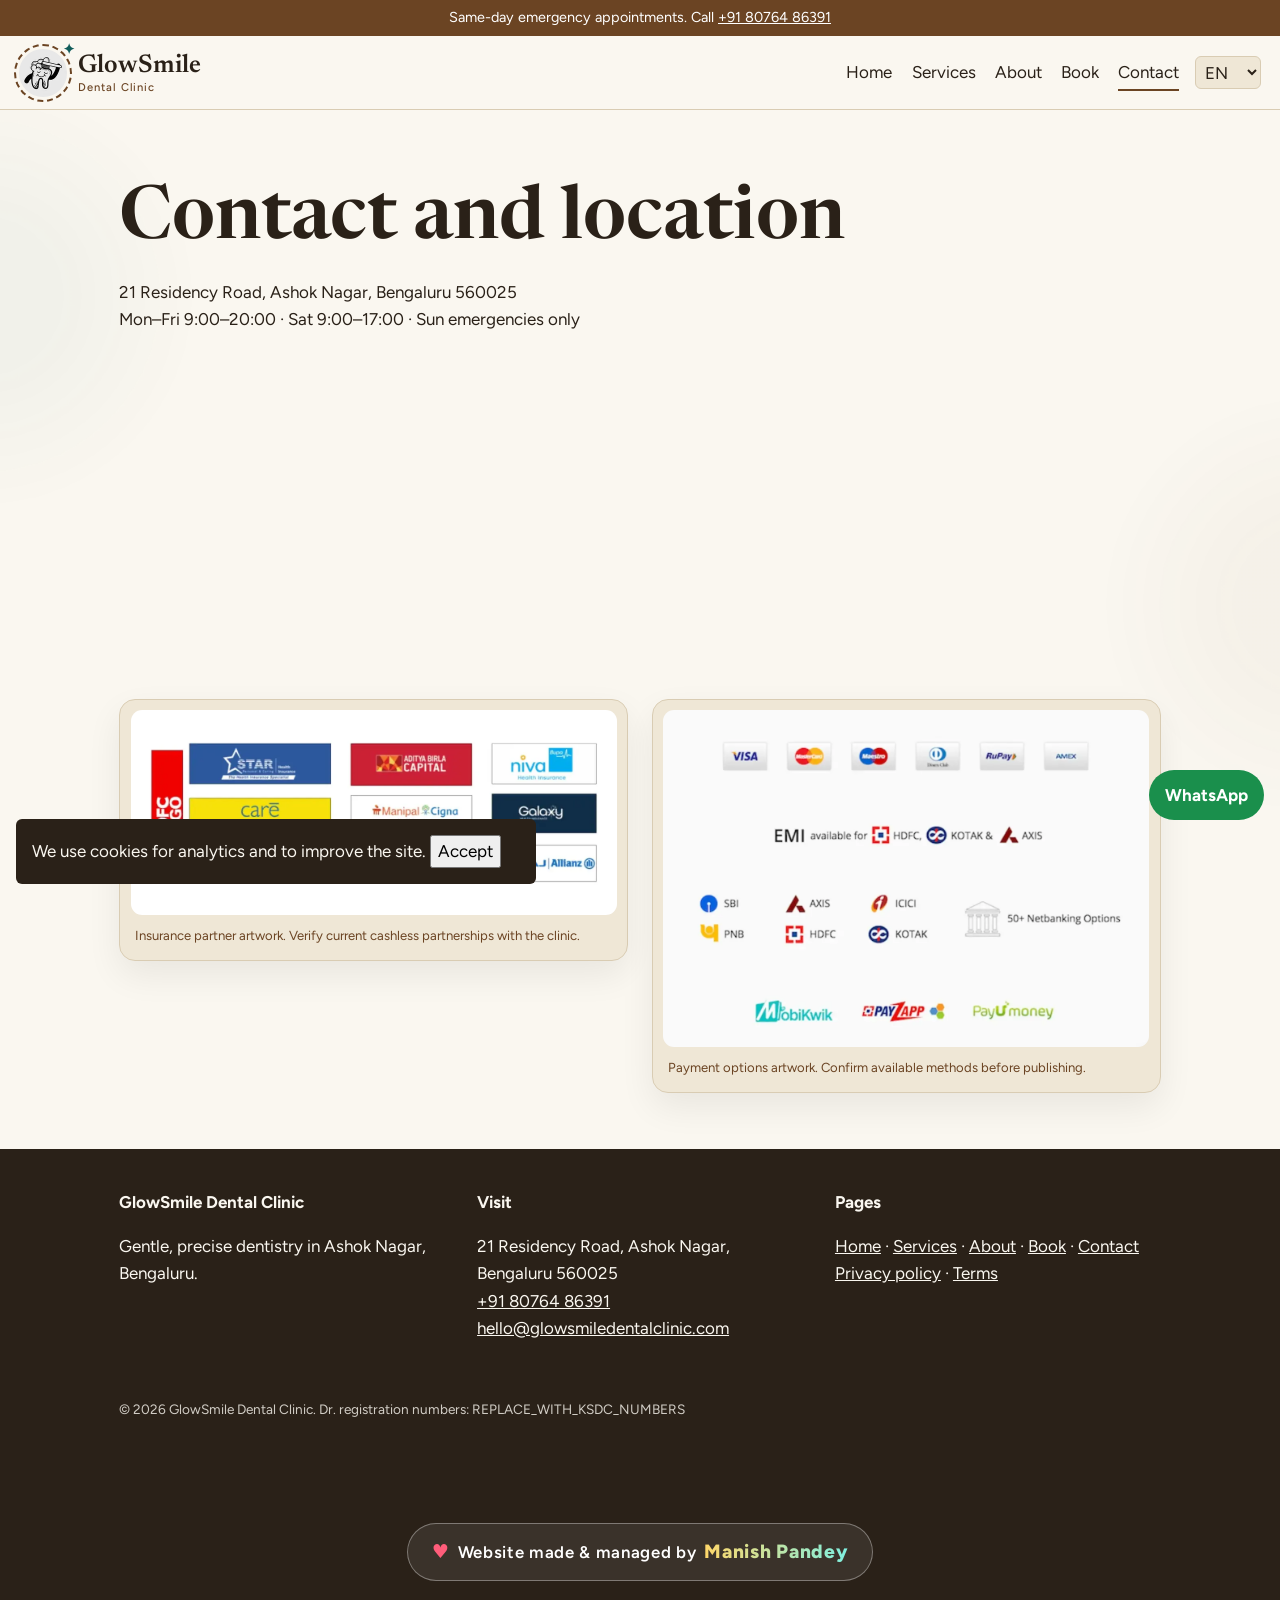
<file: contact.html>
<!doctype html><html lang="en"><head><meta charset="utf-8"><meta name="author" content="Manish Pandey"><script>document.documentElement.className+=" js"</script><meta name="viewport" content="width=device-width,initial-scale=1">
<title>Contact | GlowSmile Dental Clinic</title><meta name="description" content="Address, hours and map.">
<meta property="og:title" content="Contact | GlowSmile Dental Clinic"><meta property="og:description" content="Address, hours and map.">
<link rel="preconnect" href="https://fonts.googleapis.com"><link rel="preconnect" href="https://fonts.gstatic.com" crossorigin>
<link rel="preload" as="style" href="https://fonts.googleapis.com/css2?family=Newsreader:ital,opsz,wght@0,6..72,400;0,6..72,600;1,6..72,400&family=Figtree:wght@400;500;700&display=swap" onload="this.onload=null;this.rel='stylesheet'"><noscript><link rel="stylesheet" href="https://fonts.googleapis.com/css2?family=Newsreader:ital,opsz,wght@0,6..72,400;0,6..72,600;1,6..72,400&family=Figtree:wght@400;500;700&display=swap"></noscript>
<link rel="icon" type="image/webp" href="images/logo.webp"><link rel="stylesheet" href="css/style.css"></head><body>
<a class="skip" href="#main">Skip to content</a>
<div class="top">Same-day emergency appointments. Call <a href="tel:+918076486391" class="ph">+91 80764 86391</a></div>
<header class="hd"><a class="logo" href="index.html"><span class="mk"><img src="images/logo.webp" alt="" width="48" height="48"></span><span class="lt">GlowSmile<small>Dental Clinic</small></span></a>
<button class="burger" aria-label="Menu" aria-expanded="false">Menu</button>
<nav class="nav"><a href="index.html" data-i="Home">Home</a><a href="services.html" data-i="Services">Services</a><a href="about.html" data-i="About">About</a><a href="booking.html" data-i="Book">Book</a><a href="contact.html" aria-current=page data-i="Contact">Contact</a></nav>
<select id="lang" aria-label="Language"><option value="en">EN</option><option value="hi">हिं</option><option value="kn">ಕನ್</option></select></header>
<main id="main"><section class="wrap pg"><h1>Contact and location</h1><p>21 Residency Road, Ashok Nagar, Bengaluru 560025<br>Mon–Fri 9:00–20:00 · Sat 9:00–17:00 · Sun emergencies only</p>
<iframe title="Map" loading="lazy" decoding="async" class="map" src="https://www.google.com/maps?q=Residency+Road+Bengaluru&output=embed"></iframe>
<div class="contact-art-grid">
<figure class="partner-art rv"><img src="images/insurance-partners.webp" alt="Health insurance partner logos" loading="lazy" decoding="async"><figcaption>Insurance partner artwork. Verify current cashless partnerships with the clinic.</figcaption></figure>
<figure class="partner-art rv"><img src="images/payment-options.webp" alt="Payment options including cards and netbanking" loading="lazy" decoding="async"><figcaption>Payment options artwork. Confirm available methods before publishing.</figcaption></figure>
</div></section></main>
<footer class="ft"><div class="wrap fg"><div><b class="logo2">GlowSmile Dental Clinic</b><p>Gentle, precise dentistry in Ashok Nagar, Bengaluru.</p></div>
<div><b>Visit</b><p>21 Residency Road, Ashok Nagar, Bengaluru 560025<br><a class="ph" href="tel:+918076486391">+91 80764 86391</a><br><a href="mailto:hello@glowsmiledentalclinic.com">hello@glowsmiledentalclinic.com</a></p></div>
<div><b>Pages</b><p><a href="index.html">Home</a> · <a href="services.html">Services</a> · <a href="about.html">About</a> · <a href="booking.html">Book</a> · <a href="contact.html">Contact</a><br><a href="privacy.html">Privacy policy</a> · <a href="privacy.html#terms">Terms</a></p></div></div>
<p class="wrap copy">© 2026 GlowSmile Dental Clinic. Dr. registration numbers: REPLACE_WITH_KSDC_NUMBERS</p><div class="credit-wrap"><p class="credit-badge">Website made &amp; managed by <b class="credit-name">Manish Pandey</b></p></div></footer>
<a class="wa" href="#" aria-label="Chat on WhatsApp">WhatsApp</a>
<div class="mbar"><a class="ph" href="tel:+918076486391">Call</a><a href="booking.html">Book visit</a><a class="wa2" href="#">WhatsApp</a></div>
<div id="ck" class="ck" hidden>We use cookies for analytics and to improve the site. <button id="ckb">Accept</button></div>
<script src="js/main.js" defer></script></body></html>
</file>
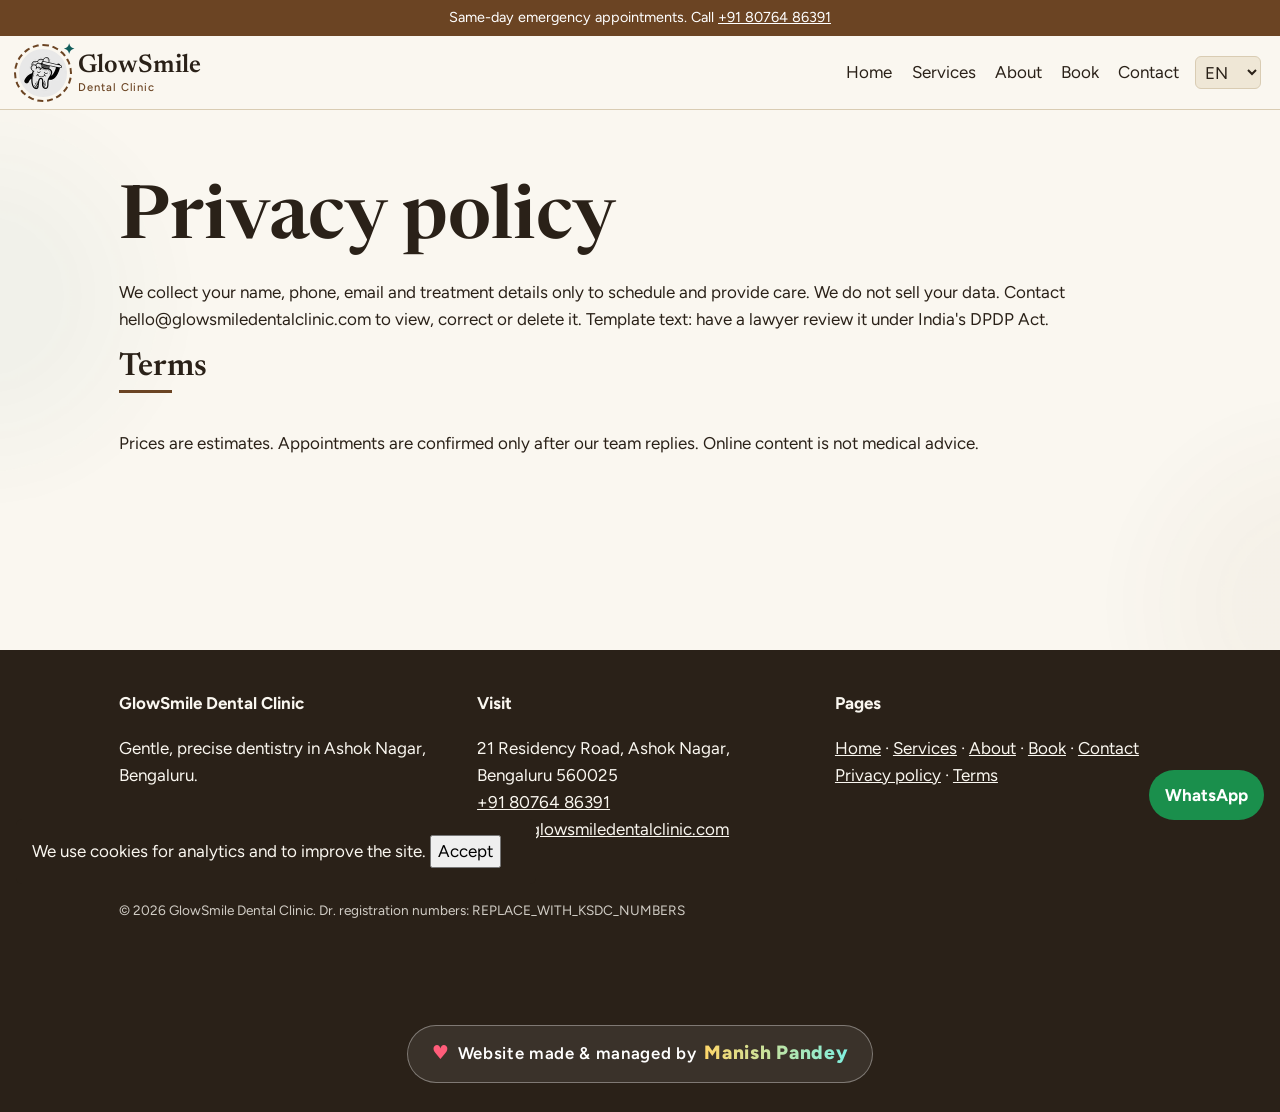
<file: privacy.html>
<!doctype html><html lang="en"><head><meta charset="utf-8"><meta name="author" content="Manish Pandey"><script>document.documentElement.className+=" js"</script><meta name="viewport" content="width=device-width,initial-scale=1">
<title>Privacy | GlowSmile Dental Clinic</title><meta name="description" content="Privacy policy and terms.">
<meta property="og:title" content="Privacy | GlowSmile Dental Clinic"><meta property="og:description" content="Privacy policy and terms.">
<link rel="preconnect" href="https://fonts.googleapis.com"><link rel="preconnect" href="https://fonts.gstatic.com" crossorigin>
<link rel="preload" as="style" href="https://fonts.googleapis.com/css2?family=Newsreader:ital,opsz,wght@0,6..72,400;0,6..72,600;1,6..72,400&family=Figtree:wght@400;500;700&display=swap" onload="this.onload=null;this.rel='stylesheet'"><noscript><link rel="stylesheet" href="https://fonts.googleapis.com/css2?family=Newsreader:ital,opsz,wght@0,6..72,400;0,6..72,600;1,6..72,400&family=Figtree:wght@400;500;700&display=swap"></noscript>
<link rel="icon" type="image/webp" href="images/logo.webp"><link rel="stylesheet" href="css/style.css"></head><body>
<a class="skip" href="#main">Skip to content</a>
<div class="top">Same-day emergency appointments. Call <a href="tel:+918076486391" class="ph">+91 80764 86391</a></div>
<header class="hd"><a class="logo" href="index.html"><span class="mk"><img src="images/logo.webp" alt="" width="48" height="48"></span><span class="lt">GlowSmile<small>Dental Clinic</small></span></a>
<button class="burger" aria-label="Menu" aria-expanded="false">Menu</button>
<nav class="nav"><a href="index.html" data-i="Home">Home</a><a href="services.html" data-i="Services">Services</a><a href="about.html" data-i="About">About</a><a href="booking.html" data-i="Book">Book</a><a href="contact.html" data-i="Contact">Contact</a></nav>
<select id="lang" aria-label="Language"><option value="en">EN</option><option value="hi">हिं</option><option value="kn">ಕನ್</option></select></header>
<main id="main"><section class="wrap pg"><h1>Privacy policy</h1><p>We collect your name, phone, email and treatment details only to schedule and provide care. We do not sell your data. Contact hello@glowsmiledentalclinic.com to view, correct or delete it. Template text: have a lawyer review it under India's DPDP Act.</p><h2 id="terms">Terms</h2><p>Prices are estimates. Appointments are confirmed only after our team replies. Online content is not medical advice.</p></section></main>
<footer class="ft"><div class="wrap fg"><div><b class="logo2">GlowSmile Dental Clinic</b><p>Gentle, precise dentistry in Ashok Nagar, Bengaluru.</p></div>
<div><b>Visit</b><p>21 Residency Road, Ashok Nagar, Bengaluru 560025<br><a class="ph" href="tel:+918076486391">+91 80764 86391</a><br><a href="mailto:hello@glowsmiledentalclinic.com">hello@glowsmiledentalclinic.com</a></p></div>
<div><b>Pages</b><p><a href="index.html">Home</a> · <a href="services.html">Services</a> · <a href="about.html">About</a> · <a href="booking.html">Book</a> · <a href="contact.html">Contact</a><br><a href="privacy.html">Privacy policy</a> · <a href="privacy.html#terms">Terms</a></p></div></div>
<p class="wrap copy">© 2026 GlowSmile Dental Clinic. Dr. registration numbers: REPLACE_WITH_KSDC_NUMBERS</p><div class="credit-wrap"><p class="credit-badge">Website made &amp; managed by <b class="credit-name">Manish Pandey</b></p></div></footer>
<a class="wa" href="#" aria-label="Chat on WhatsApp">WhatsApp</a>
<div class="mbar"><a class="ph" href="tel:+918076486391">Call</a><a href="booking.html">Book visit</a><a class="wa2" href="#">WhatsApp</a></div>
<div id="ck" class="ck" hidden>We use cookies for analytics and to improve the site. <button id="ckb">Accept</button></div>
<script src="js/main.js" defer></script></body></html>
</file>
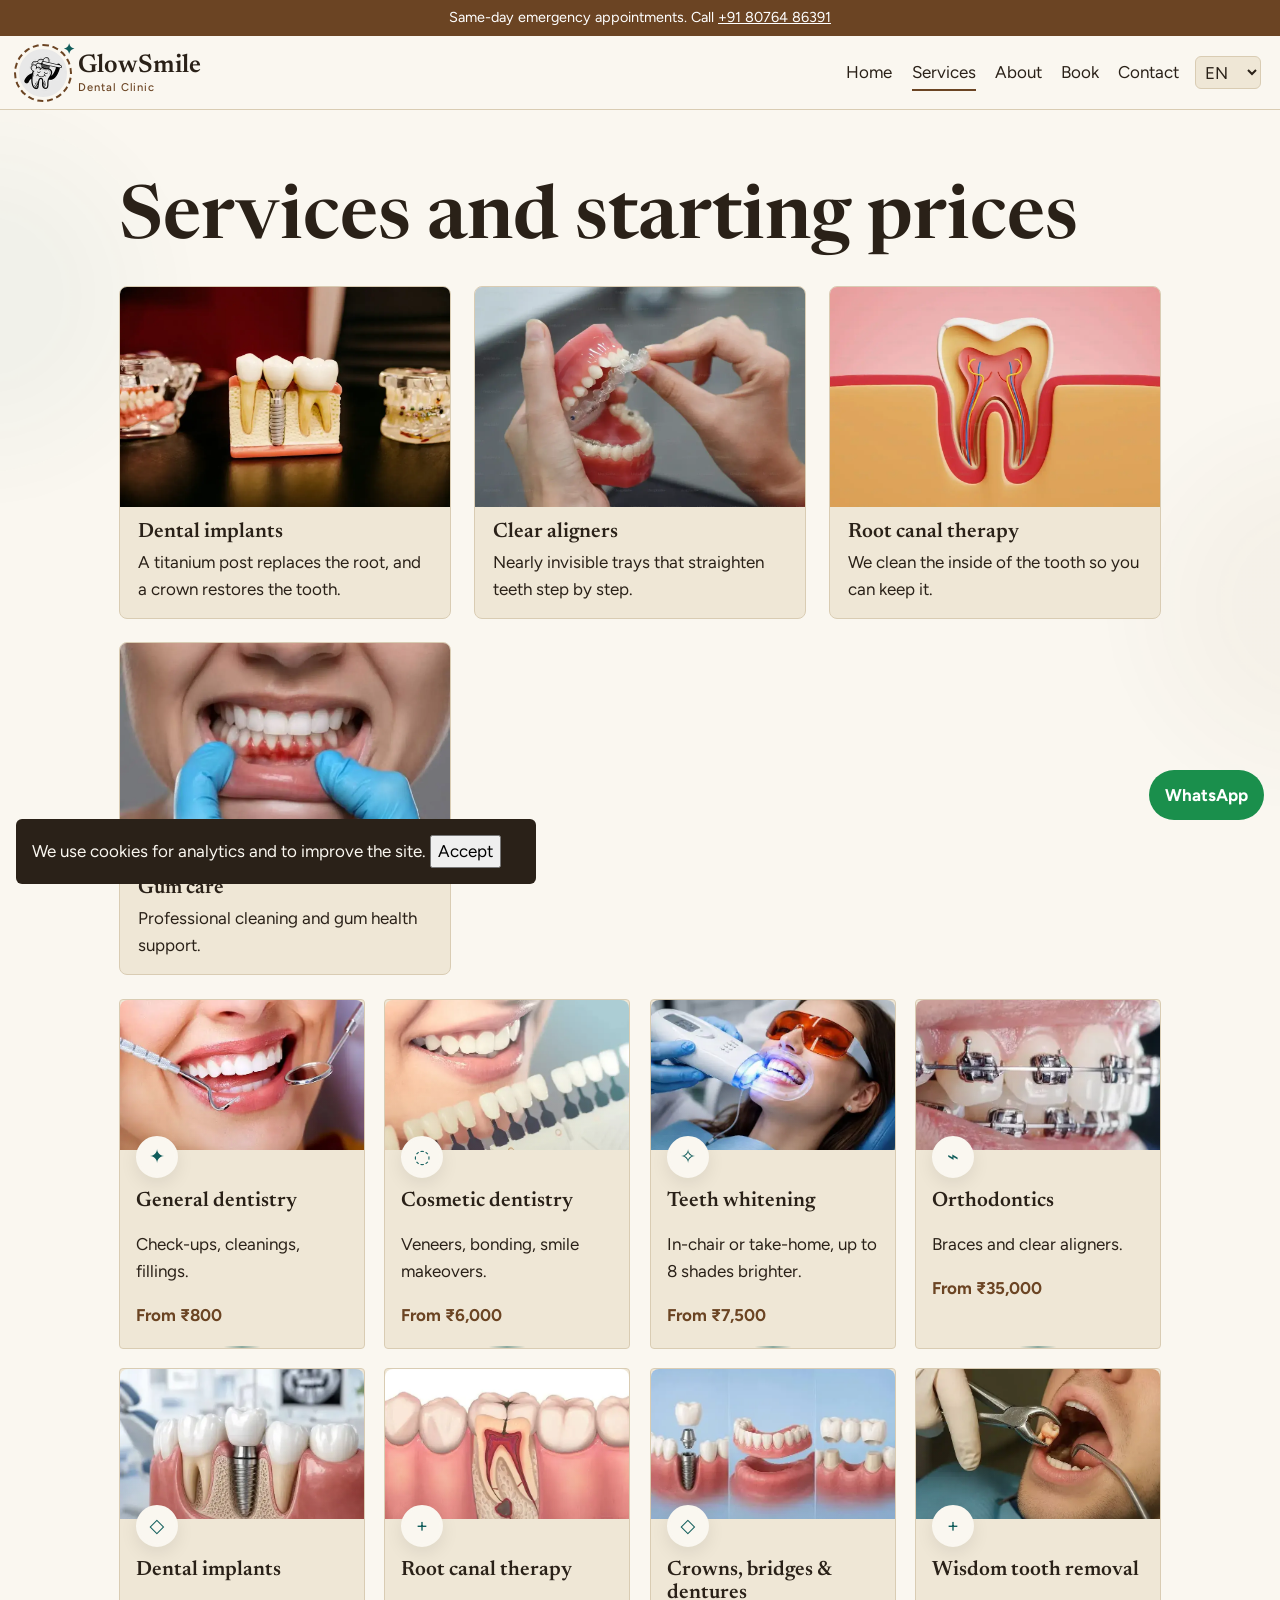
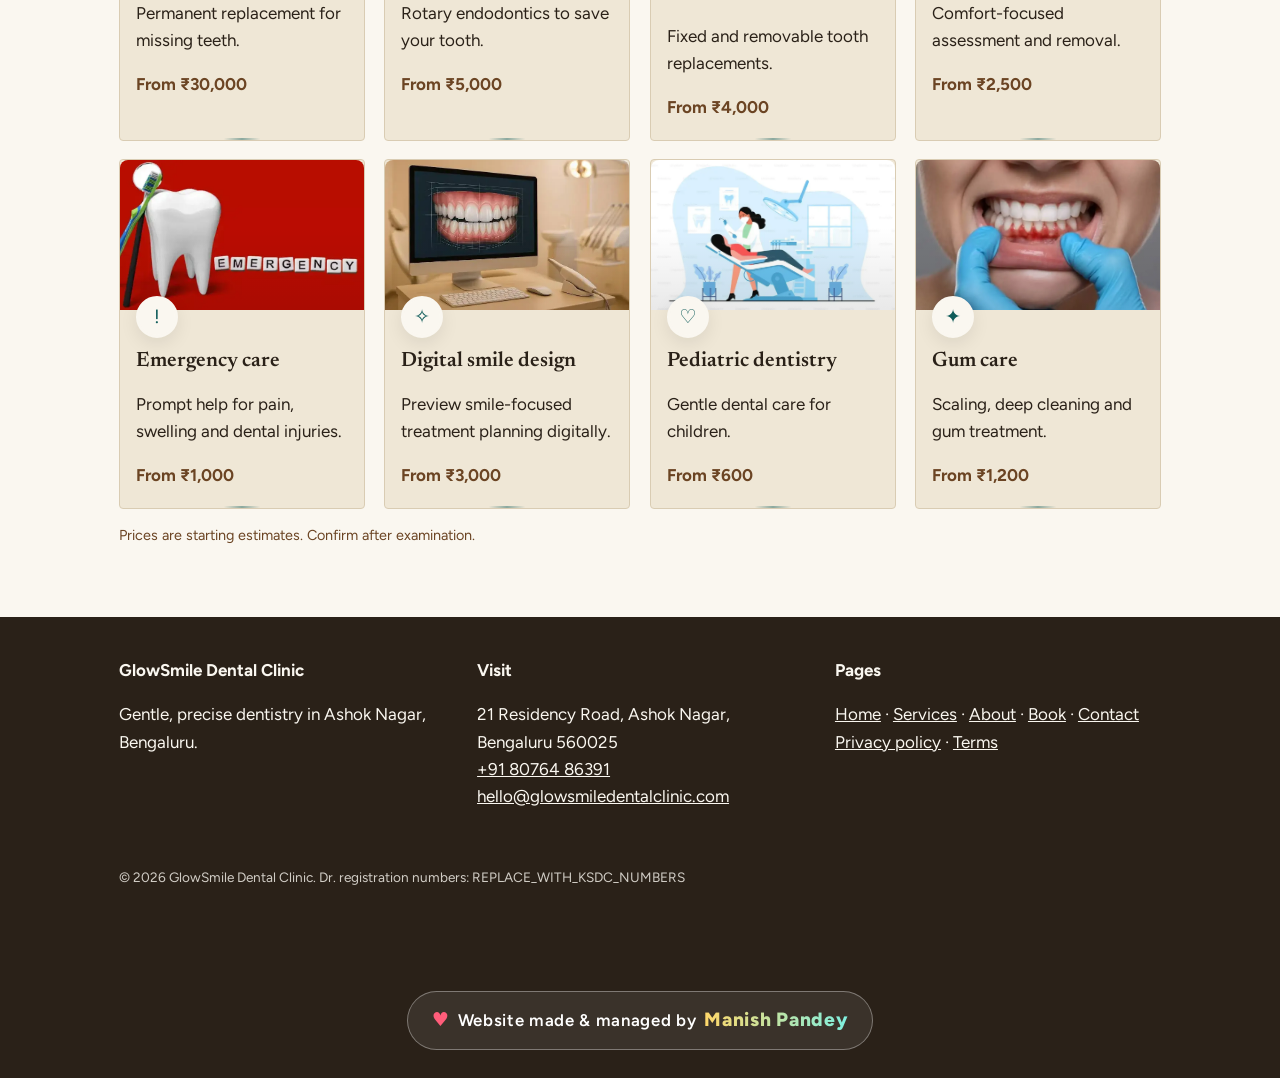
<file: services.html>
<!doctype html><html lang="en"><head><meta charset="utf-8"><meta name="author" content="Manish Pandey"><script>document.documentElement.className+=" js"</script><meta name="viewport" content="width=device-width,initial-scale=1">
<title>Services | GlowSmile Dental Clinic</title><meta name="description" content="All dental services with starting prices.">
<meta property="og:title" content="Services | GlowSmile Dental Clinic"><meta property="og:description" content="All dental services with starting prices.">
<link rel="preconnect" href="https://fonts.googleapis.com"><link rel="preconnect" href="https://fonts.gstatic.com" crossorigin>
<link rel="preload" as="style" href="https://fonts.googleapis.com/css2?family=Newsreader:ital,opsz,wght@0,6..72,400;0,6..72,600;1,6..72,400&family=Figtree:wght@400;500;700&display=swap" onload="this.onload=null;this.rel='stylesheet'"><noscript><link rel="stylesheet" href="https://fonts.googleapis.com/css2?family=Newsreader:ital,opsz,wght@0,6..72,400;0,6..72,600;1,6..72,400&family=Figtree:wght@400;500;700&display=swap"></noscript>
<link rel="icon" type="image/webp" href="images/logo.webp"><link rel="stylesheet" href="css/style.css"></head><body>
<a class="skip" href="#main">Skip to content</a>
<div class="top">Same-day emergency appointments. Call <a href="tel:+918076486391" class="ph">+91 80764 86391</a></div>
<header class="hd"><a class="logo" href="index.html"><span class="mk"><img src="images/logo.webp" alt="" width="48" height="48"></span><span class="lt">GlowSmile<small>Dental Clinic</small></span></a>
<button class="burger" aria-label="Menu" aria-expanded="false">Menu</button>
<nav class="nav"><a href="index.html" data-i="Home">Home</a><a href="services.html" aria-current=page data-i="Services">Services</a><a href="about.html" data-i="About">About</a><a href="booking.html" data-i="Book">Book</a><a href="contact.html" data-i="Contact">Contact</a></nav>
<select id="lang" aria-label="Language"><option value="en">EN</option><option value="hi">हिं</option><option value="kn">ಕನ್</option></select></header>
<main id="main"><section class="wrap pg"><h1>Services and starting prices</h1><div class="spg"><figure class="sp rv"><div class="im"><img src="images/implant.webp" alt="Dental implant model between two natural teeth" width="1100" height="733" loading="lazy" decoding="async"></div><figcaption><h3>Dental implants</h3><p>A titanium post replaces the root, and a crown restores the tooth.</p></figcaption></figure>
<figure class="sp rv"><div class="im"><img src="images/aligner.webp" alt="Clear aligner being placed on a teeth model" width="1100" height="733" loading="lazy" decoding="async"></div><figcaption><h3>Clear aligners</h3><p>Nearly invisible trays that straighten teeth step by step.</p></figcaption></figure>
<figure class="sp rv"><div class="im"><img src="images/tooth.webp" alt="Cross-section of a tooth showing nerves and roots" width="1100" height="733" loading="lazy" decoding="async"></div><figcaption><h3>Root canal therapy</h3><p>We clean the inside of the tooth so you can keep it.</p></figcaption></figure><figure class="sp rv"><div class="im"><img src="images/gum-care.webp" alt="Healthy gums and smile" loading="lazy" decoding="async"></div><figcaption><h3>Gum care</h3><p>Professional cleaning and gum health support.</p></figcaption></figure></div><div class="sg service-full-grid">
<article class="sv rv service-card"><div class="service-thumb"><img src="images/general-dentistry.webp" alt="General dentistry" loading="lazy" decoding="async"></div><span class="card-icon">✦</span><h3>General dentistry</h3><p>Check-ups, cleanings, fillings.</p><b>From ₹800</b></article>
<article class="sv rv service-card"><div class="service-thumb"><img src="images/cosmetic-detistry.webp" alt="Cosmetic dentistry" loading="lazy" decoding="async"></div><span class="card-icon">◌</span><h3>Cosmetic dentistry</h3><p>Veneers, bonding, smile makeovers.</p><b>From ₹6,000</b></article>
<article class="sv rv service-card"><div class="service-thumb"><img src="images/teeth-whitening.webp" alt="Teeth whitening" loading="lazy" decoding="async"></div><span class="card-icon">✧</span><h3>Teeth whitening</h3><p>In-chair or take-home, up to 8 shades brighter.</p><b>From ₹7,500</b></article>
<article class="sv rv service-card"><div class="service-thumb"><img src="images/orthodontics.webp" alt="Orthodontics" loading="lazy" decoding="async"></div><span class="card-icon">⌁</span><h3>Orthodontics</h3><p>Braces and clear aligners.</p><b>From ₹35,000</b></article>
<article class="sv rv service-card"><div class="service-thumb"><img src="images/dental-implants.webp" alt="Dental implants" loading="lazy" decoding="async"></div><span class="card-icon">◇</span><h3>Dental implants</h3><p>Permanent replacement for missing teeth.</p><b>From ₹30,000</b></article>
<article class="sv rv service-card"><div class="service-thumb"><img src="images/root-canal-therapy.webp" alt="Root canal therapy" loading="lazy" decoding="async"></div><span class="card-icon">+</span><h3>Root canal therapy</h3><p>Rotary endodontics to save your tooth.</p><b>From ₹5,000</b></article>
<article class="sv rv service-card"><div class="service-thumb"><img src="images/crowns-bridges-dentures.webp" alt="Crowns, bridges and dentures" loading="lazy" decoding="async"></div><span class="card-icon">◇</span><h3>Crowns, bridges &amp; dentures</h3><p>Fixed and removable tooth replacements.</p><b>From ₹4,000</b></article>
<article class="sv rv service-card"><div class="service-thumb"><img src="images/wisdom-tooth-removal.webp" alt="Wisdom tooth removal" loading="lazy" decoding="async"></div><span class="card-icon">+</span><h3>Wisdom tooth removal</h3><p>Comfort-focused assessment and removal.</p><b>From ₹2,500</b></article>
<article class="sv rv service-card"><div class="service-thumb"><img src="images/emergency-care.webp" alt="Emergency dental care" loading="lazy" decoding="async"></div><span class="card-icon">!</span><h3>Emergency care</h3><p>Prompt help for pain, swelling and dental injuries.</p><b>From ₹1,000</b></article>
<article class="sv rv service-card"><div class="service-thumb"><img src="images/digital-smile-design.webp" alt="Digital smile design" loading="lazy" decoding="async"></div><span class="card-icon">✧</span><h3>Digital smile design</h3><p>Preview smile-focused treatment planning digitally.</p><b>From ₹3,000</b></article><article class="sv rv service-card"><div class="service-thumb"><img src="images/dentist.webp" alt="Pediatric dentistry" loading="lazy" decoding="async"></div><span class="card-icon">♡</span><h3>Pediatric dentistry</h3><p>Gentle dental care for children.</p><b>From ₹600</b></article>
<article class="sv rv service-card"><div class="service-thumb"><img src="images/gum-care.webp" alt="Gum care" loading="lazy" decoding="async"></div><span class="card-icon">✦</span><h3>Gum care</h3><p>Scaling, deep cleaning and gum treatment.</p><b>From ₹1,200</b></article>
</div><p class="note">Prices are starting estimates. Confirm after examination.</p></section></main>
<footer class="ft"><div class="wrap fg"><div><b class="logo2">GlowSmile Dental Clinic</b><p>Gentle, precise dentistry in Ashok Nagar, Bengaluru.</p></div>
<div><b>Visit</b><p>21 Residency Road, Ashok Nagar, Bengaluru 560025<br><a class="ph" href="tel:+918076486391">+91 80764 86391</a><br><a href="mailto:hello@glowsmiledentalclinic.com">hello@glowsmiledentalclinic.com</a></p></div>
<div><b>Pages</b><p><a href="index.html">Home</a> · <a href="services.html">Services</a> · <a href="about.html">About</a> · <a href="booking.html">Book</a> · <a href="contact.html">Contact</a><br><a href="privacy.html">Privacy policy</a> · <a href="privacy.html#terms">Terms</a></p></div></div>
<p class="wrap copy">© 2026 GlowSmile Dental Clinic. Dr. registration numbers: REPLACE_WITH_KSDC_NUMBERS</p><div class="credit-wrap"><p class="credit-badge">Website made &amp; managed by <b class="credit-name">Manish Pandey</b></p></div></footer>
<a class="wa" href="#" aria-label="Chat on WhatsApp">WhatsApp</a>
<div class="mbar"><a class="ph" href="tel:+918076486391">Call</a><a href="booking.html">Book visit</a><a class="wa2" href="#">WhatsApp</a></div>
<div id="ck" class="ck" hidden>We use cookies for analytics and to improve the site. <button id="ckb">Accept</button></div>
<script src="js/main.js" defer></script></body></html>
</file>
<file: css/style.css>
:root{--iv:#faf7f0;--ink:#2a2118;--oak:#6b4423;--teal:#0f5c5a;--sand:#efe7d6;--ln:#d9ccb3}
@media(prefers-color-scheme:dark){:root{--iv:#1c1813;--ink:#f1eadb;--oak:#d3a46f;--teal:#5fc2bd;--sand:#26201a;--ln:#3b3328}}
*{box-sizing:border-box}html{scroll-behavior:smooth}@media(prefers-reduced-motion:reduce){html{scroll-behavior:auto}*{animation:none!important;transition:none!important}}
body{margin:0;background:var(--iv);color:var(--ink);font:400 17px/1.6 Figtree,system-ui,sans-serif}
h1,h2,h3,.logo{font-family:Newsreader,Georgia,serif;font-weight:600;line-height:1.1}
h1{font-size:clamp(2.4rem,7vw,4.6rem);margin:.2em 0}h2{font-size:2rem;margin:0 0 .6em}h3{margin:0 0 .3em;font-size:1.3rem}
a{color:var(--teal)}:focus-visible{outline:3px solid var(--teal);outline-offset:2px}
.wrap{max-width:1080px;margin:auto;padding:3.5rem 1.2rem}.pg{min-height:60vh}
.skip{position:absolute;left:-999px}.skip:focus{left:8px;top:8px;background:#fff;color:#000;padding:8px;z-index:99}
.top{background:var(--oak);color:#fff;text-align:center;font-size:.9rem;padding:.4rem}.top a{color:#fff}
.hd{display:flex;align-items:center;gap:1rem;padding:.8rem 1.2rem;border-bottom:1px solid var(--ln);position:sticky;top:0;background:var(--iv);z-index:20;flex-wrap:wrap}
.logo{font-size:1.6rem;text-decoration:none;color:var(--ink);display:flex;flex-direction:column;margin-right:auto}.logo i{color:var(--oak)}.logo small{font:500 .7rem Figtree;letter-spacing:.08em;color:var(--oak)}
.nav{display:flex;gap:1.2rem}.nav a{color:var(--ink);text-decoration:none;padding:.3rem 0;border-bottom:2px solid transparent}.nav a[aria-current],.nav a:hover{border-color:var(--oak)}
.burger{display:none}select,input,button{font:inherit}#lang{background:var(--sand);color:var(--ink);border:1px solid var(--ln);border-radius:6px;padding:.3rem}
.hero{background:linear-gradient(120deg,var(--sand),var(--iv) 70%)}.hero .wrap{padding:5rem 1.2rem}.est{color:var(--oak);font-weight:500}.lead{font-size:1.25rem;max-width:34rem}
.btn{display:inline-block;background:var(--teal);color:#fff;border:0;padding:.8rem 1.4rem;border-radius:4px;text-decoration:none;cursor:pointer;font-weight:700}.btn.o{background:none;color:var(--teal);border:2px solid var(--teal)}
.stats{display:flex;gap:2rem;list-style:none;padding:0;margin-top:2.5rem;flex-wrap:wrap}.stats b{display:block;font:600 1.8rem Newsreader,serif}
.sg{display:grid;grid-template-columns:repeat(auto-fit,minmax(240px,1fr));gap:1.2rem}.sv{border:1px solid var(--ln);padding:1.2rem;background:var(--sand);border-radius:4px}.sv b{color:var(--oak)}
.band{background:var(--sand)}.note{color:var(--oak);font-size:.9rem}
.ba{position:relative;height:300px;border-radius:6px;overflow:hidden;max-width:640px;border:1px solid var(--ln)}
.aft,.bef{position:absolute;inset:0}.aft{background:linear-gradient(135deg,#f6f3ea,#fff)}.aft:after{content:"After";position:absolute;right:1rem;bottom:1rem;color:#333}
.bef{background:linear-gradient(135deg,#c9b27a,#a98f4f);clip-path:inset(0 50% 0 0)}.bef:after{content:"Before";position:absolute;left:1rem;bottom:1rem;color:#fff}
.ba input{position:absolute;inset:0;width:100%;height:100%;opacity:0;cursor:ew-resize}
.quiz button{margin:.2rem;padding:.6rem 1rem;border:1px solid var(--oak);background:none;color:var(--ink);border-radius:20px;cursor:pointer}.quiz button:hover{background:var(--oak);color:var(--iv)}#qr{font-weight:700}
.calc label{display:block;margin:.6rem 0}.calc select,.form input,.form select{display:block;width:100%;max-width:420px;padding:.6rem;border:1px solid var(--ln);border-radius:4px;background:var(--iv);color:var(--ink)}
.form label{display:block;margin:.8rem 0}.ck2 input{display:inline;width:auto}
details{border-bottom:1px solid var(--ln);padding:.8rem 0}summary{cursor:pointer;font-weight:700}
.map{width:100%;height:340px;border:0;border-radius:6px}
.ft{background:var(--ink);color:var(--iv)}.ft a{color:var(--iv)}.fg{display:grid;grid-template-columns:repeat(auto-fit,minmax(220px,1fr));gap:2rem;padding:2.5rem 1.2rem}.copy{padding:0 1.2rem 5rem;font-size:.85rem;opacity:.8}
.wa{position:fixed;right:1rem;bottom:5rem;background:#1a8f4c;color:#fff;padding:.7rem 1rem;border-radius:30px;text-decoration:none;font-weight:700;z-index:30}
.mbar{display:none}.ck{position:fixed;left:1rem;bottom:1rem;right:1rem;background:var(--ink);color:var(--iv);padding:1rem;border-radius:6px;z-index:40;max-width:520px}
@media(max-width:760px){.burger{display:block}.nav{display:none;width:100%;flex-direction:column}.nav.on{display:flex}.wa{display:none}
.mbar{display:grid;grid-template-columns:repeat(3,1fr);position:fixed;bottom:0;left:0;right:0;background:var(--teal);z-index:30}.mbar a{color:#fff;text-align:center;padding:.9rem;text-decoration:none;font-weight:700}.ck{bottom:4rem}}
/* ===== Images, logo and motion — Manish Pandey ===== */
body{animation:pgin .2s ease both}@keyframes pgin{from{opacity:0}}
.logo{flex-direction:row;align-items:center;gap:.7rem}.lt{display:flex;flex-direction:column}
.mk{position:relative;width:48px;height:48px;flex:none}.mk img{width:100%;height:100%;border-radius:50%;object-fit:cover;transform:scale(1);animation:bob 3.2s ease-in-out infinite;display:block;position:relative;z-index:1}
.mk:before{content:"";position:absolute;inset:-5px;border:2px dashed var(--oak);border-radius:50%;animation:spin 14s linear infinite}
.mk:after{content:"✦";position:absolute;right:-8px;top:-6px;color:var(--teal);font-size:.9rem;z-index:2;animation:tw 2.4s ease-in-out infinite}
@keyframes bob{0%,100%{transform:translateY(0) rotate(-4deg)}50%{transform:translateY(-3px) rotate(4deg)}}
@keyframes spin{to{transform:rotate(360deg)}}@keyframes tw{0%,100%{opacity:0;transform:scale(.4) rotate(0)}50%{opacity:1;transform:scale(1.2) rotate(90deg)}}
.logo:hover .mk img{animation-duration:.8s}
.hd{transition:padding .3s,box-shadow .3s}.hd.sm{padding:.35rem 1.2rem;box-shadow:0 4px 18px rgba(0,0,0,.12)}.hd.sm .mk{width:38px;height:38px}.mk{transition:.3s}
.nav a{border:0;position:relative}.nav a:after{content:"";position:absolute;left:0;right:0;bottom:0;height:2px;background:var(--oak);transform:scaleX(0);transform-origin:left;transition:transform .3s}.nav a:hover:after,.nav a[aria-current]:after{transform:scaleX(1)}
#pgb{position:fixed;top:0;left:0;height:3px;width:100%;transform:scaleX(0);transform-origin:left;background:var(--teal);z-index:99;will-change:transform}
.hg{display:grid;grid-template-columns:1.1fr .9fr;gap:2rem;align-items:center}
.hero h1{animation:rise 1s cubic-bezier(.2,.8,.2,1) both}.est{animation:rise .8s .05s both}.lead{animation:rise .9s .25s both}.hero .btn{animation:rise .9s .45s both}.stats{animation:rise .9s .6s both}
@keyframes rise{from{opacity:0;transform:translateY(34px)}}
.hv{position:relative}.blob{background:#fff;border-radius:42% 58% 55% 45%/50% 45% 55% 50%;overflow:hidden;animation:morph 9s ease-in-out infinite,float 6s ease-in-out infinite;box-shadow:0 20px 50px rgba(0,0,0,.15)}.blob img{width:100%;height:auto;display:block}
@keyframes morph{50%{border-radius:58% 42% 45% 55%/45% 55% 45% 55%}}@keyframes float{50%{transform:translateY(-14px)}}
.badge{position:absolute;left:-1rem;bottom:-1rem;width:110px;height:110px;border-radius:50%;overflow:hidden;border:4px solid var(--iv);box-shadow:0 8px 24px rgba(0,0,0,.2);animation:bob 3s ease-in-out infinite,pop .9s .8s both}.badge img{width:100%;height:100%;object-fit:cover}
@keyframes pop{from{transform:scale(0)}}
.mq{overflow:hidden;background:var(--teal);color:#fff;padding:.7rem 0;white-space:nowrap}.mq div{display:inline-block;animation:mq 32s linear infinite}.mq span{margin:0 1.4rem;font:italic 600 1.15rem Newsreader,serif}.mq span:after{content:"✦";margin-left:2.8rem;opacity:.7}.mq:hover div{animation-play-state:paused}
@keyframes mq{to{transform:translateX(-50%)}}
.tg,.spg{display:grid;grid-template-columns:repeat(auto-fit,minmax(280px,1fr));gap:1.4rem;margin:1.5rem 0}
.tg figure,.sp{margin:0;overflow:hidden;border-radius:8px;background:var(--sand);border:1px solid var(--ln)}.tg img,.sp img{width:100%;height:auto;aspect-ratio:3/2;object-fit:cover;display:block;transition:transform .8s}
.tg figure:hover img,.sp:hover img{transform:scale(1.07)}.sp .im{overflow:hidden}.tg figcaption,.sp figcaption{padding:.9rem 1.1rem}.sp h3{margin:0}.sp p{margin:.3rem 0 0}
.js .rv{opacity:0;transform:translateY(28px);transition:opacity .8s var(--dl,0s),transform .8s var(--dl,0s) cubic-bezier(.2,.8,.2,1)}
.js .rl{opacity:0;transform:translateX(-60px);transition:.9s cubic-bezier(.2,.8,.2,1)}.js .rr{opacity:0;transform:translateX(60px);transition:.9s .15s cubic-bezier(.2,.8,.2,1)}
.js .rv.in,.js .rl.in,.js .rr.in{opacity:1;transform:none}
h2{position:relative;display:inline-block}h2:after{content:"";display:block;height:3px;width:0;background:var(--oak);margin-top:.3rem;transition:width 1s .3s}h2.in:after{width:60%}
.sv,.sp{transition:transform .25s,box-shadow .25s;transform:perspective(700px) rotateX(var(--rx,0)) rotateY(var(--ry,0))}.sv:hover,.sp:hover{box-shadow:0 12px 30px rgba(0,0,0,.14)}
.js .sv.rv.in,.js .sp.rv.in{transform:perspective(700px) rotateX(var(--rx,0)) rotateY(var(--ry,0))}
.btn{position:relative;overflow:hidden;transition:transform .2s}.btn:hover{transform:translateY(-2px)}.btn:after{content:"";position:absolute;top:0;left:-80%;width:50%;height:100%;background:linear-gradient(100deg,transparent,rgba(255,255,255,.45),transparent);transform:skewX(-20deg)}.btn:hover:after{left:130%;transition:left .7s}
.wa{animation:pulse 2.4s infinite}@keyframes pulse{0%{box-shadow:0 0 0 0 rgba(26,143,76,.6)}70%{box-shadow:0 0 0 16px rgba(26,143,76,0)}100%{box-shadow:0 0 0 0 rgba(26,143,76,0)}}
details[open] p{animation:dn .4s}@keyframes dn{from{opacity:0;transform:translateY(-8px)}}
.ba{transition:box-shadow .3s}.ba:hover{box-shadow:0 10px 30px rgba(0,0,0,.2)}

@media(max-width:760px){.hg{grid-template-columns:1fr}.badge{left:.5rem;width:84px;height:84px}.lt small{display:none}.cr{margin-top:.75rem!important}}

/* ===== Premium motion + new visual sections ===== */
:root{--glow:rgba(15,92,90,.16);--gold:rgba(107,68,35,.14)}
body{overflow-x:hidden}
body:before,body:after{content:"";position:fixed;width:28rem;height:28rem;border-radius:50%;opacity:.22;will-change:transform;pointer-events:none;z-index:-1;animation:orbDrift 18s ease-in-out infinite alternate}
body:before{background:radial-gradient(closest-side,var(--glow) 35%,transparent);top:8%;left:-15rem}
body:after{background:radial-gradient(closest-side,var(--gold) 35%,transparent);right:-16rem;bottom:8%;animation-delay:-8s}
@keyframes orbDrift{from{transform:translate3d(0,0,0) scale(.85)}to{transform:translate3d(70px,-40px,0) scale(1.12)}}
.section-kicker{font-size:.72rem;letter-spacing:.18em;font-weight:700;color:var(--teal);margin-bottom:.55rem}
.section-intro{max-width:680px;color:color-mix(in srgb,var(--ink) 72%,transparent)}
.text-link{font-weight:700;text-decoration:none;display:inline-flex;gap:.45rem;align-items:center}
.text-link span{transition:transform .25s}.text-link:hover span{transform:translateX(5px)}
.section-lift{position:relative}
.section-lift:before{content:"";position:absolute;inset:10% -8% auto;height:60%;background:radial-gradient(circle,var(--glow),transparent 68%);z-index:-1;pointer-events:none}
.sv{position:relative;isolation:isolate;overflow:hidden}
.sv:before{content:"";position:absolute;width:100px;height:100px;border-radius:50%;right:-35px;top:-35px;background:var(--iv);opacity:.45;z-index:-1;transition:transform .5s}
.sv:hover:before{transform:scale(2.3)}
.card-icon{display:grid;place-items:center;width:42px;height:42px;border-radius:50%;background:var(--iv);color:var(--teal);font-size:1.2rem;margin-bottom:.8rem;box-shadow:0 6px 18px rgba(0,0,0,.08);transition:transform .35s}
.sv:hover .card-icon{transform:rotate(12deg) scale(1.12)}
.visual-duo{display:grid;grid-template-columns:1fr 1fr;gap:1.4rem;align-items:end}
.visual-copy{grid-column:1/-1;max-width:700px}
.visual-card{margin:0;overflow:hidden;border-radius:16px;border:1px solid var(--ln);background:var(--sand);box-shadow:0 14px 35px rgba(0,0,0,.08)}
.visual-card img{display:block;width:100%;aspect-ratio:4/3;object-fit:cover;transition:transform 1s cubic-bezier(.2,.8,.2,1),filter .6s}
.visual-card:hover img{transform:scale(1.06);filter:saturate(1.08)}
.visual-card figcaption{padding:.85rem 1rem;font-weight:700}
.ba-image{height:auto;max-width:100%;border:0;background:none;overflow:hidden;border-radius:18px;box-shadow:0 20px 55px rgba(0,0,0,.16);position:relative}
.ba-image img{display:block;width:100%;height:auto}
.ba-shine{position:absolute;inset:0;background:linear-gradient(110deg,transparent 25%,rgba(255,255,255,.35) 48%,transparent 70%);transform:translateX(-120%);animation:shine 6s ease-in-out infinite;pointer-events:none}
@keyframes shine{0%,55%{transform:translateX(-120%)}72%,100%{transform:translateX(120%)}}
.emergency-layout{display:grid;grid-template-columns:1.1fr .9fr;gap:2rem;align-items:center}
.emergency-art{margin:0;overflow:hidden;border-radius:18px;border:1px solid var(--ln);box-shadow:0 18px 45px rgba(0,0,0,.12)}
.emergency-art img{width:100%;display:block;transition:transform .8s}.emergency-art:hover img{transform:scale(1.025)}
.emergency-list{display:grid;gap:1rem}
.emergency-item{display:grid;grid-template-columns:48px 1fr;gap:1rem;align-items:start;padding:1rem;border:1px solid var(--ln);border-radius:14px;background:var(--iv);transition:transform .3s,box-shadow .3s}
.emergency-item:hover{transform:translateX(6px);box-shadow:0 12px 30px rgba(0,0,0,.09)}
.emergency-item>span{display:grid;place-items:center;width:42px;height:42px;border-radius:50%;background:var(--sand);color:var(--teal);font-weight:700}
.emergency-item h3{margin:0}.emergency-item p{margin:.25rem 0 0}
.wide-art{margin:1.4rem 0 0;border-radius:18px;overflow:hidden;border:1px solid var(--ln);box-shadow:0 18px 50px rgba(0,0,0,.1)}
.wide-art img{display:block;width:100%;height:auto;transition:transform 1s}.wide-art:hover img{transform:scale(1.015)}
.partner-grid,.contact-art-grid{display:grid;grid-template-columns:1fr 1fr;gap:1.5rem;align-items:start}
.partner-art,.booking-pay{margin:0;border:1px solid var(--ln);border-radius:16px;background:var(--sand);padding:.65rem;box-shadow:0 14px 35px rgba(0,0,0,.07);transition:transform .35s,box-shadow .35s}
.partner-art:hover,.booking-pay:hover{transform:translateY(-7px);box-shadow:0 20px 45px rgba(0,0,0,.12)}
.partner-art img,.booking-pay img{display:block;width:100%;height:auto;border-radius:11px}
.partner-art figcaption,.booking-pay figcaption{font-size:.82rem;color:var(--oak);padding:.65rem .3rem .2rem}
.doctor-grid{display:grid;grid-template-columns:1fr 1fr;gap:1.4rem;margin-top:2rem}
.doctor-card{display:grid;grid-template-columns:150px 1fr;gap:1.2rem;align-items:center;border:1px solid var(--ln);border-radius:16px;padding:1rem;background:var(--sand);box-shadow:0 12px 32px rgba(0,0,0,.07);transition:transform .4s,box-shadow .4s}
.doctor-card:hover{transform:translateY(-7px);box-shadow:0 20px 45px rgba(0,0,0,.12)}
.doctor-photo{height:180px;overflow:hidden;border-radius:12px;background:var(--iv)}
.doctor-photo img{width:100%;height:100%;object-fit:cover;transition:transform .8s}.doctor-card:hover .doctor-photo img{transform:scale(1.05)}
.booking-pay{max-width:760px;margin:2rem auto 0}
@keyframes softPulse{0%,100%{box-shadow:0 0 0 0 rgba(15,92,90,0)}50%{box-shadow:0 0 0 12px rgba(15,92,90,.07)}}
.partner-art,.doctor-card{animation:softPulse 5s ease-in-out infinite}
.partner-art:nth-child(2),.doctor-card:nth-child(2){animation-delay:-2.5s}
@media(max-width:760px){
 .visual-duo,.emergency-layout,.partner-grid,.contact-art-grid,.doctor-grid{grid-template-columns:1fr}
 .visual-copy{grid-column:auto}
 .doctor-card{grid-template-columns:105px 1fr}
 .doctor-photo{height:140px}
 .emergency-layout{gap:1.2rem}
 .wide-art{border-radius:12px}
}
@media(prefers-reduced-motion:reduce){
 body:before,body:after,.partner-art,.doctor-card,.ba-shine{animation:none!important}
}

/* Interactive pointer polish */
.hero{position:relative;overflow:hidden}
.hero:after{content:"";position:absolute;inset:0;pointer-events:none;background:radial-gradient(circle at var(--mx,50%) var(--my,30%),rgba(255,255,255,.28),transparent 25%);opacity:.75}
.ripple{position:absolute;width:8px;height:8px;border-radius:50%;background:rgba(255,255,255,.55);transform:translate(-50%,-50%) scale(0);animation:ripple .65s ease-out forwards;pointer-events:none}
@keyframes ripple{to{transform:translate(-50%,-50%) scale(28);opacity:0}}
.emergency-item,.partner-art,.doctor-card,.visual-card{transform:translate3d(0,0,0) rotateX(var(--tiltX,0deg)) rotateY(var(--tiltY,0deg));transition:transform .35s cubic-bezier(.2,.8,.2,1),box-shadow .35s}
.js .visual-card.rv,.js .emergency-item.rv,.js .partner-art.rv,.js .doctor-card.rv,.js .booking-pay.rv,.js .wide-art.rv{opacity:0;transform:translateY(28px) rotateX(0) rotateY(0)}
.js .visual-card.rv.in,.js .emergency-item.rv.in,.js .partner-art.rv.in,.js .doctor-card.rv.in,.js .booking-pay.rv.in,.js .wide-art.rv.in{opacity:1;transform:translateY(0) rotateX(var(--tiltX,0deg)) rotateY(var(--tiltY,0deg));transition-delay:var(--dl,0s)}
@media(max-width:760px){.hero:after{display:none}}

/* ===== Treatment imagery + premium motion upgrade ===== */
.service-home-grid,.service-full-grid{align-items:stretch}
.service-card{padding:0 0 1.15rem!important}
.service-thumb{position:relative;overflow:hidden;height:150px;margin:-.01rem -.01rem .95rem;border-radius:8px 8px 0 0;background:var(--sand)}
.service-thumb:after{content:"";position:absolute;inset:0;background:linear-gradient(180deg,transparent 45%,rgba(0,0,0,.16));opacity:.55;transition:opacity .35s}
.service-thumb img{width:100%;height:100%;object-fit:cover;display:block;transition:transform .8s cubic-bezier(.2,.8,.2,1),filter .5s}
.service-card:hover .service-thumb img{transform:scale(1.09);filter:saturate(1.1) contrast(1.02)}
.service-card:hover .service-thumb:after{opacity:.2}
.service-card>h3,.service-card>p,.service-card>b,.service-card>.card-icon{margin-left:1rem;margin-right:1rem}
.service-card>.card-icon{margin-top:-1.8rem;position:relative;z-index:2;border:3px solid var(--iv)}
.service-full-grid{grid-template-columns:repeat(auto-fit,minmax(245px,1fr))}
.treatment-showcase{padding-top:1rem;padding-bottom:1.5rem}
.treatment-strip{display:grid;grid-template-columns:repeat(4,1fr);gap:1rem;margin-top:1.2rem}
.treatment-mini{position:relative;min-height:180px;border-radius:15px;overflow:hidden;text-decoration:none;color:#fff;border:1px solid var(--ln);box-shadow:0 12px 30px rgba(0,0,0,.1);isolation:isolate}
.treatment-mini:before{content:"";position:absolute;inset:0;background:linear-gradient(180deg,transparent 25%,rgba(0,0,0,.72));z-index:1}
.treatment-mini img{position:absolute;inset:0;width:100%;height:100%;object-fit:cover;transition:transform .8s cubic-bezier(.2,.8,.2,1),filter .5s}
.treatment-mini span{position:absolute;left:1rem;right:1rem;bottom:1rem;z-index:2;font-weight:700;font-size:1.02rem}
.treatment-mini:hover img{transform:scale(1.1);filter:saturate(1.12)}
.treatment-mini:hover{transform:translateY(-6px);box-shadow:0 20px 45px rgba(0,0,0,.16)}
/* image loading polish */
img{background:linear-gradient(100deg,var(--sand) 35%,var(--iv) 50%,var(--sand) 65%);background-size:300% 100%}
img.loaded{animation:none;background:none}
.service-card:after{content:"";position:absolute;inset:auto 0 0;height:2px;background:linear-gradient(90deg,transparent,var(--teal),transparent);transform:scaleX(.15);opacity:.45;transition:transform .45s}
.service-card:hover:after{transform:scaleX(1)}
@media(max-width:900px){.treatment-strip{grid-template-columns:repeat(2,1fr)}}
@media(max-width:760px){.service-thumb{height:165px}.treatment-strip{grid-template-columns:1fr 1fr;gap:.75rem}.treatment-mini{min-height:150px}.treatment-mini span{font-size:.9rem;left:.75rem;right:.75rem;bottom:.75rem}}
@media(max-width:430px){.treatment-strip{grid-template-columns:1fr}.treatment-mini{min-height:175px}}


/* ===== GlowSmile doctor portraits: compact + equal size ===== */
.doctor-card{grid-template-columns:112px 1fr;gap:1rem}
.doctor-photo{width:112px;height:112px;min-width:112px;border-radius:50%;overflow:hidden}
.doctor-photo img{width:100%;height:100%;object-fit:cover}
.doctor-card:hover .doctor-photo{transform:translateY(-3px) scale(1.03);box-shadow:0 12px 26px rgba(15,92,90,.18)}
.doctor-photo{transition:transform .45s ease,box-shadow .45s ease}
@media(max-width:760px){
  .doctor-grid{grid-template-columns:1fr;gap:1rem}
  .doctor-card{grid-template-columns:112px 1fr;padding:.8rem}
  .doctor-photo{width:112px;height:112px;min-width:112px}
}


/* ===== Final GlowSmile doctor sizing + footer credit ===== */
/* Equal doctor portrait framing: same size and same visual scale */
.doctor-card .doctor-photo img{transform:scale(1);object-fit:cover;object-position:center 30%;}
.doctor-card:hover .doctor-photo img{transform:scale(1.04);}
.badge img{transform:scale(1.12);}
@media(max-width:760px){.badge{width:96px;height:96px}.badge img{transform:scale(1.12)}}

/* ===== GlowSmile Advanced Motion Pack — preserved + enhanced ===== */
:root{--motion-ease:cubic-bezier(.2,.8,.2,1);--popup-shadow:0 22px 70px rgba(0,0,0,.22)}
/* Smooth page-to-page transition */
.page-transition{position:fixed;inset:0;background:var(--iv);z-index:9999;pointer-events:none;opacity:0;transform:scaleY(0);transform-origin:bottom;transition:transform .55s var(--motion-ease),opacity .25s ease}
.page-transition.on{opacity:1;transform:scaleY(1);transform-origin:top}
/* Pop-in reveals */
.js .pop-reveal{opacity:0;transform:translateY(34px) scale(.94);transition:opacity .75s var(--motion-ease),transform .85s var(--motion-ease);transition-delay:var(--pop-delay,0s)}
.js .pop-reveal.in{opacity:1;transform:none}
/* Soft animated borders around key cards */
.glow-card{position:relative;isolation:isolate}
.glow-card:before{content:"";position:absolute;inset:-1px;border-radius:inherit;padding:1px;background:conic-gradient(from 0deg,transparent 0 28%,rgba(15,92,90,.55),transparent 42% 66%,rgba(107,68,35,.45),transparent 80%);-webkit-mask:linear-gradient(#000 0 0) content-box,linear-gradient(#000 0 0);-webkit-mask-composite:xor;mask-composite:exclude;animation:borderSpin 7s linear infinite;opacity:0;transition:opacity .35s;pointer-events:none}
.glow-card:hover:before{opacity:1}
@keyframes borderSpin{to{transform:rotate(360deg)}}
/* Floating accent particles */
.motion-particles{position:absolute;inset:0;overflow:hidden;pointer-events:none;z-index:0}
.motion-particles i{position:absolute;width:6px;height:6px;border-radius:50%;background:var(--teal);opacity:.22;animation:particleFloat var(--pd,7s) ease-in-out infinite;animation-delay:var(--ps,0s)}
.motion-particles i:nth-child(1){left:12%;top:25%}.motion-particles i:nth-child(2){left:78%;top:18%;width:4px;height:4px}.motion-particles i:nth-child(3){left:62%;top:72%;width:5px;height:5px}.motion-particles i:nth-child(4){left:28%;top:78%;width:3px;height:3px}
@keyframes particleFloat{0%,100%{transform:translate3d(0,8px,0) scale(.7);opacity:.08}50%{transform:translate3d(18px,-22px,0) scale(1.25);opacity:.38}}
/* Mouse-follow spotlight */
.hero{position:relative;overflow:hidden}
.hero:before{content:"";position:absolute;inset:0;background:radial-gradient(circle at var(--mx,50%) var(--my,35%),rgba(255,255,255,.48),transparent 28%);pointer-events:none;transition:background-position .15s ease}
.hero>*{position:relative;z-index:1}
/* Advanced button magnetic feel */
.btn,.text-link,.nav a{transition:transform .25s var(--motion-ease),box-shadow .25s ease,color .25s ease}
.btn:active{transform:scale(.96)}
/* Image zoom + sheen on hover */
.visual-card,.partner-art,.wide-art,.emergency-art,.doctor-card{overflow:hidden}
.visual-card:after,.partner-art:after,.wide-art:after,.emergency-art:after{content:"";position:absolute;inset:0;background:linear-gradient(115deg,transparent 25%,rgba(255,255,255,.2) 48%,transparent 65%);transform:translateX(-120%);pointer-events:none}
.visual-card:hover:after,.partner-art:hover:after,.wide-art:hover:after,.emergency-art:hover:after{animation:cardShine .9s var(--motion-ease)}
@keyframes cardShine{to{transform:translateX(120%)}}
/* Appointment pop-up */
.appt-pop{position:fixed;right:20px;bottom:24px;width:min(360px,calc(100vw - 32px));background:var(--iv);color:var(--ink);border:1px solid var(--ln);border-radius:18px;box-shadow:var(--popup-shadow);padding:1rem 1rem 1rem 1.1rem;z-index:80;opacity:0;transform:translateY(30px) scale(.92);pointer-events:none}
.appt-pop.show{animation:popIn .65s var(--motion-ease) forwards;pointer-events:auto}
.appt-pop.hide{animation:popOut .35s ease forwards;pointer-events:none}
.appt-pop .pop-top{display:flex;gap:.75rem;align-items:flex-start}.appt-pop .pop-icon{width:42px;height:42px;display:grid;place-items:center;flex:none;border-radius:50%;background:var(--teal);color:#fff;animation:popPulse 2s ease-in-out infinite}.appt-pop h3{margin:.05rem 0 .2rem}.appt-pop p{margin:0;font-size:.88rem;opacity:.82}.appt-pop .pop-actions{display:flex;gap:.55rem;margin-top:.8rem}.appt-pop .pop-actions a{font-size:.82rem;padding:.55rem .75rem}.appt-pop .pop-close{position:absolute;right:.65rem;top:.55rem;border:0;background:none;color:inherit;font-size:1.15rem;cursor:pointer}
@keyframes popIn{0%{opacity:0;transform:translateY(30px) scale(.92)}70%{opacity:1;transform:translateY(-5px) scale(1.015)}100%{opacity:1;transform:none}}
@keyframes popOut{to{opacity:0;transform:translateY(20px) scale(.95)}}
@keyframes popPulse{50%{transform:scale(1.1) rotate(6deg);box-shadow:0 0 0 9px rgba(15,92,90,.08)}}
@media(max-width:760px){.appt-pop{right:12px;bottom:70px}.hero:before{display:none}}
@media(prefers-reduced-motion:reduce){.page-transition,.js .pop-reveal,.motion-particles i,.appt-pop,.credit-badge,.credit-badge *{animation:none!important;transition:none!important}.hero:before{display:none}}


/* ===== Footer credit (animated) ===== */
.credit-wrap{display:flex;justify-content:center;padding:1.4rem 1rem 1.8rem;position:relative;z-index:20}
.credit-badge{position:relative;display:inline-flex;align-items:center;gap:.5rem;margin:0;padding:.8rem 1.5rem;border-radius:999px;font-size:1.05rem;font-weight:600;letter-spacing:.04em;color:#fff;background:rgba(255,255,255,.08);border:1px solid rgba(255,255,255,.35);overflow:hidden;animation:creditBob 3s ease-in-out infinite,creditRing 2.4s ease-in-out infinite}
.credit-badge:before{content:"\2665";color:#ff5d7a;font-size:1.2rem;display:inline-block;animation:creditBeat 1.2s ease-in-out infinite}
.credit-badge:after{content:"";position:absolute;top:0;left:-60%;width:40%;height:100%;background:linear-gradient(100deg,transparent,rgba(255,255,255,.55),transparent);transform:skewX(-20deg);animation:creditShine 2.8s ease-in-out infinite}
.credit-name{font-size:1.2rem;font-weight:800;background:linear-gradient(90deg,#ffd76a,#7ff0e0,#ff9ec4,#ffd76a);background-size:300% 100%;-webkit-background-clip:text;background-clip:text;-webkit-text-fill-color:transparent;color:transparent;animation:creditGradient 3s linear infinite}
@keyframes creditBob{0%,100%{transform:translateY(0)}50%{transform:translateY(-6px)}}
@keyframes creditBeat{0%,100%{transform:scale(1)}20%{transform:scale(1.4)}40%{transform:scale(1)}60%{transform:scale(1.25)}}
@keyframes creditShine{0%{left:-60%}60%,100%{left:130%}}
@keyframes creditGradient{to{background-position:300% 0}}
@keyframes creditRing{0%,100%{box-shadow:0 0 0 0 rgba(127,240,224,.5)}50%{box-shadow:0 0 0 10px rgba(127,240,224,0)}}
@media(max-width:760px){.credit-badge{font-size:.9rem;padding:.7rem 1.1rem}.credit-name{font-size:1.02rem}.credit-wrap{padding-bottom:5.5rem}}

/* ===== Performance additions (no visual change) ===== */
/* border-spin only needs to run while the card is hovered (it is invisible otherwise) */
.glow-card:before{animation-play-state:paused}.glow-card:hover:before{animation-play-state:running}
/* JS pauses infinite animations on sections that are scrolled out of view */
.off,.off:before,.off:after,.off *,.off *:before,.off *:after{animation-play-state:paused!important}
</file>
